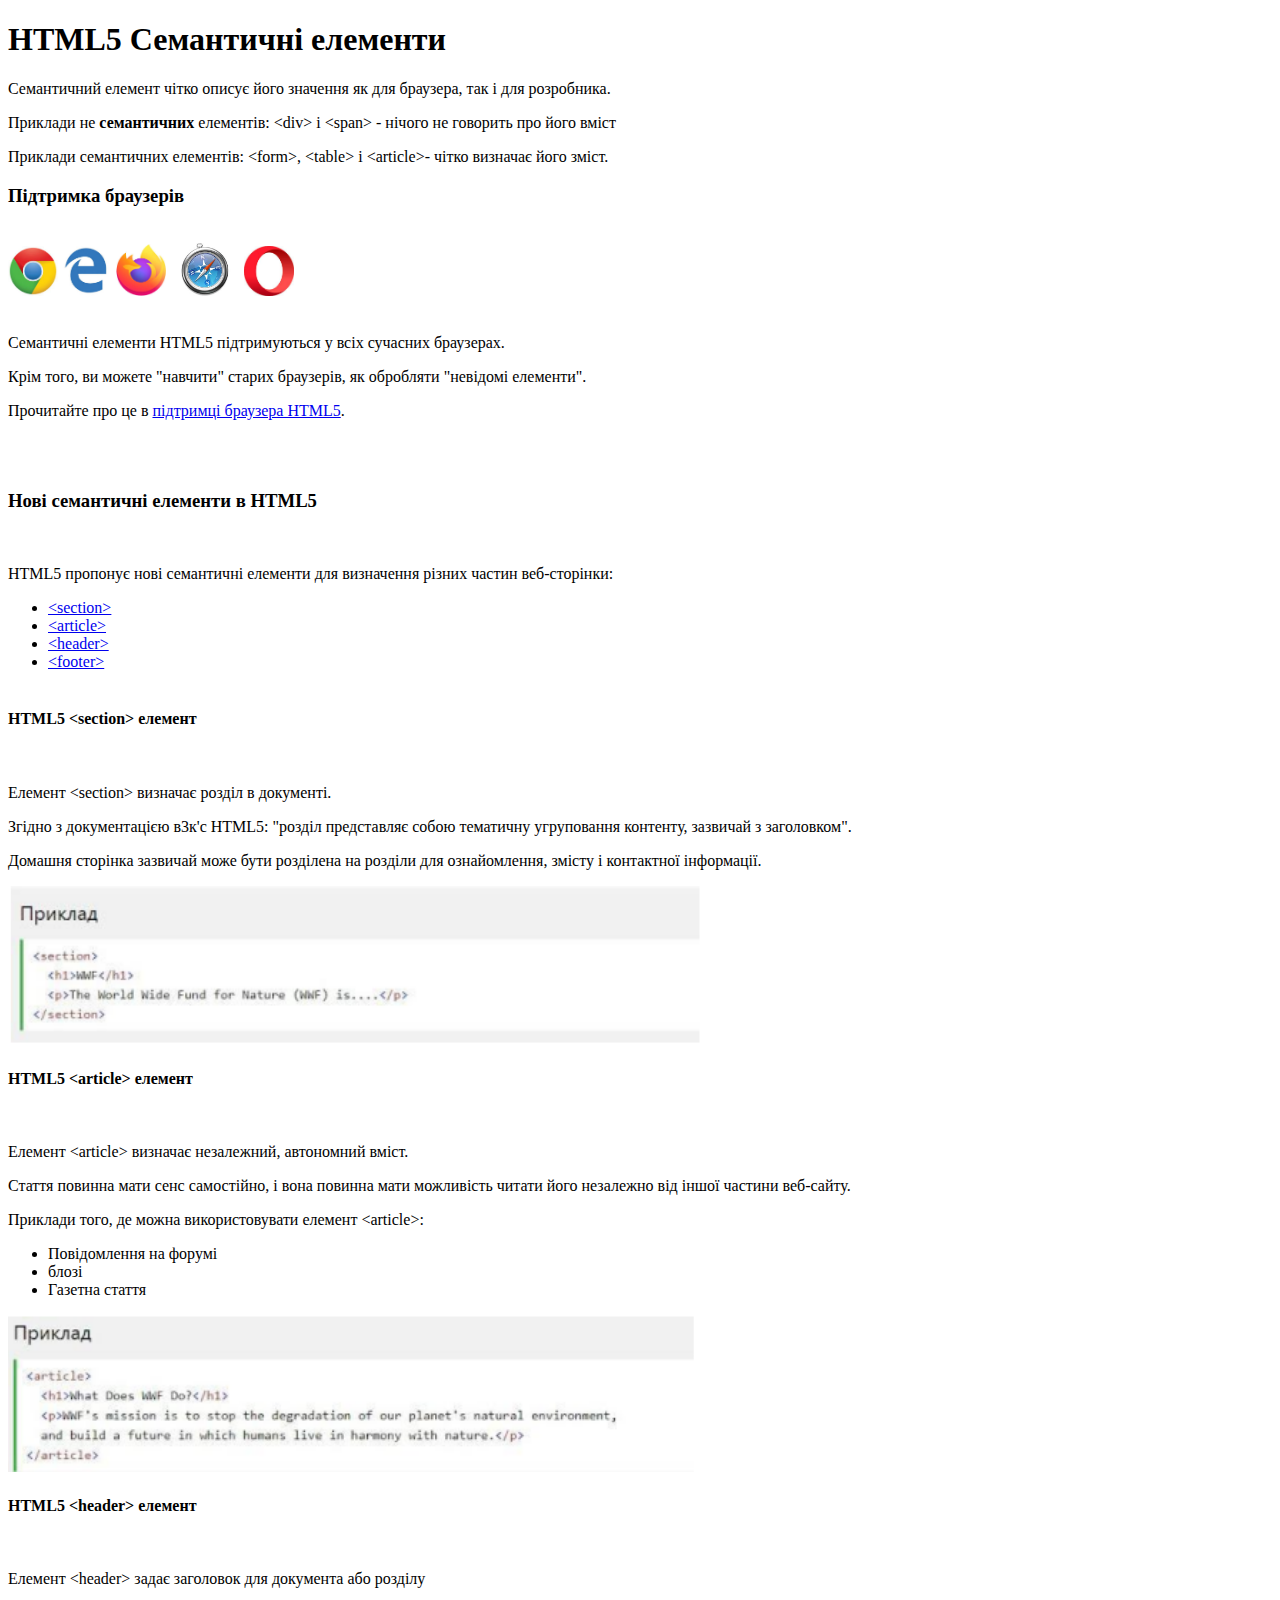
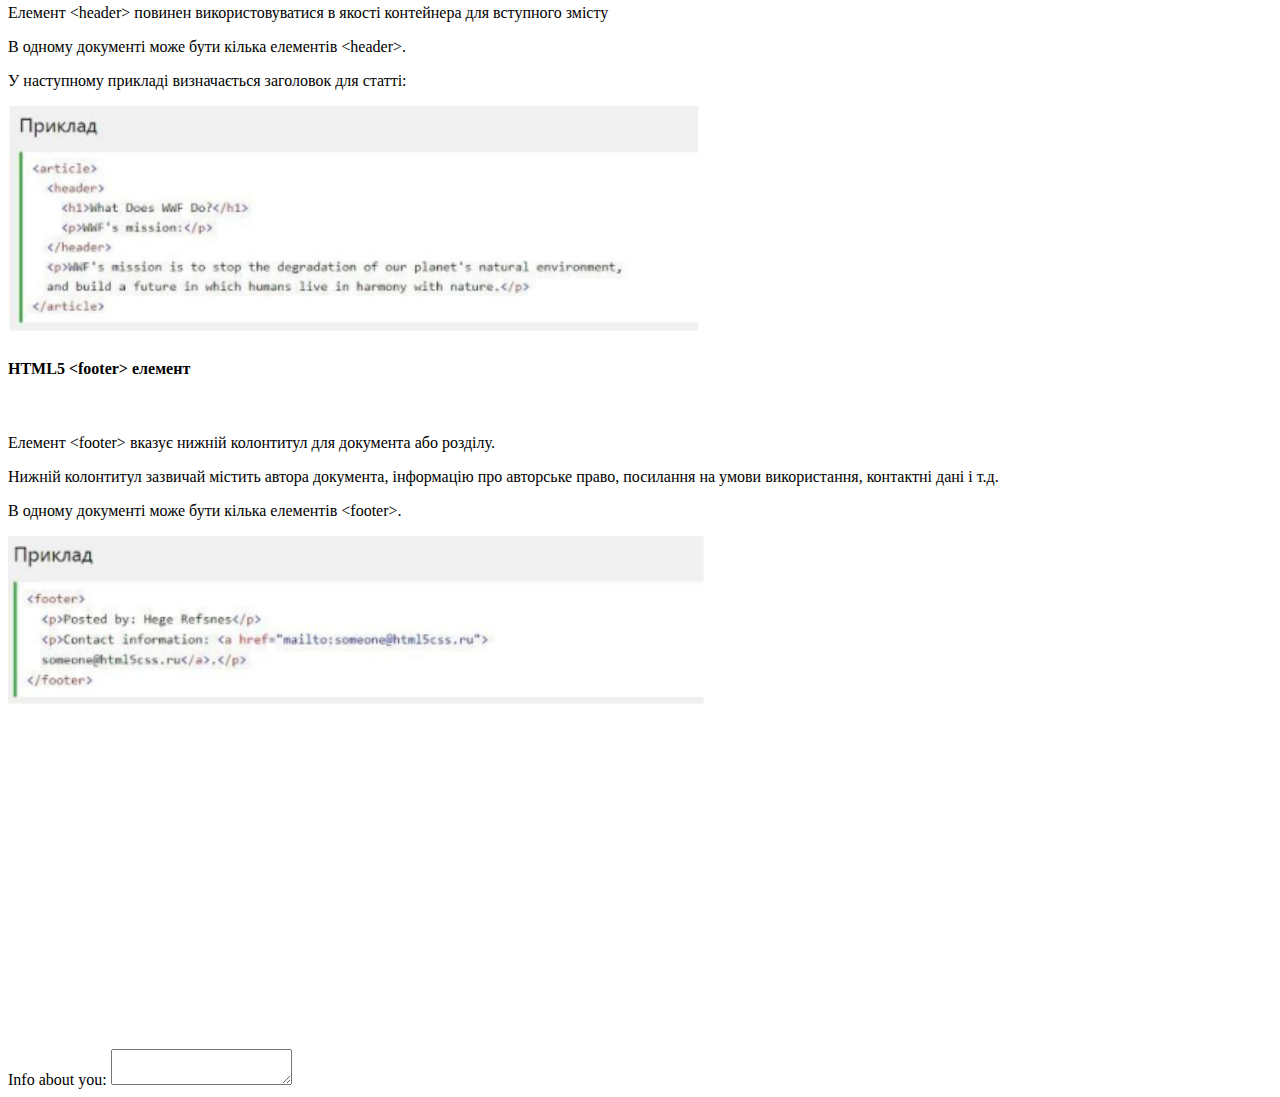
<file: index.html>
<!DOCTYPE html>
<html lang="ukr">
  <head>
    <meta charset="UTF-8" />
    <meta http-equiv="X-UA-Compatible" content="IE=edge" />
    <meta name="viewport" content="width=device-width, initial-scale=1.0" />
    <title>html</title>
  </head>
  <body>
    <header>
      <h1>HTML5 Семантичні елементи</h1>
    </header>
    <main>
      <div>
        <p>
          Семантичний елемент чітко описує його значення як для браузера, так і
          для розробника.
        </p>
        <p>
          Приклади не <b>семантичних</b> елементів: &ltdiv&gt і &ltspan&gt -
          нічого не говорить про його вміст
        </p>
        <p>
          Приклади семантичних елементів: &ltform&gt, &lttable&gt і
          &ltarticle&gt- чітко визначає його зміст.
        </p>
      </div>
      <div>
        <h3>Підтримка браузерів</h3>
        <br />
        <img src="assets/chrom.png" alt="chrome.logo" width="50" />
        <img src="assets/expl.png" alt="explorer.logo" width="50" />
        <img src="assets/mozil.jpg" alt="mozilla.logo" width="50" />
        <img src="assets/safari.jpg" alt="safari.logo" width="70" />
        <img src="assets/opera.jpg" alt="opera.logo" width="50" /><br /><br />
        <p>
          Семантичні елементи HTML5 підтримуються у всіх сучасних браузерах.
        </p>
        <p>
          Крім того, ви можете "навчити" старих браузерів, як обробляти
          "невідомі елементи".
        </p>
        <p>
          Прочитайте про це в
          <a href="https://www.w3schools.com">підтримці браузера HTML5</a>.
        </p>
        <br /><br />
      </div>
      <div>
        <h3>Нові семантичні елементи в HTML5</h3>
        <br />
        <p>
          HTML5 пропонує нові семантичні елементи для визначення різних частин
          веб-сторінки:
        </p>
        <ul>
          <li><a href="# section">&ltsection&gt</a></li>
          <li><a href="#article">&ltarticle&gt</a></li>
          <li><a href="#header">&ltheader&gt</a></li>
          <li><a href="#footer">&ltfooter&gt</a></li>
          <br />
        </ul>
      </div>
      <div>
        <h4><a id="section"></a>HTML5 &ltsection&gt елемент</h4>
        <br />
        <p>Елемент &ltsection&gt визначає розділ в документі.</p>
        <p>
          Згідно з документацією в3к'с HTML5: "розділ представляє собою
          тематичну угруповання контенту, зазвичай з заголовком".
        </p>
        <p>
          Домашня сторінка зазвичай може бути розділена на розділи для
          ознайомлення, змісту і контактної інформації.
        </p>
        <img src="assets/fig_sect.png" alt="Приклад1" width="700" /><br />
      </div>
      <div>
        <h4><a id="article"></a>HTML5 &ltarticle&gt елемент</h4>
        <br />
        <p>Елемент &ltarticle&gt визначає незалежний, автономний вміст.</p>
        <p>
          Стаття повинна мати сенс самостійно, і вона повинна мати можливість
          читати його незалежно від іншої частини веб-сайту.
        </p>
        <p>Приклади того, де можна використовувати елемент &ltarticle&gt:</p>
        <ul>
          <li>Повідомлення на форумі</li>
          <li>блозі</li>
          <li>Газетна стаття</li>
        </ul>
        <img src="assets/fig_article.png" alt="Приклад2" width="700" /><br />
      </div>
      <div>
        <h4><a id="header"></a>HTML5 &ltheader&gt елемент</h4>
        <br />
        <p>Елемент &ltheader&gt задає заголовок для документа або розділу</p>
        <p>
          Елемент &ltheader&gt повинен використовуватися в якості контейнера для
          вступного змісту
        </p>
        <p>В одному документі може бути кілька елементів &ltheader&gt.</p>
        <p>У наступному прикладі визначається заголовок для статті:</p>
      </div>
      <img src="assets/fig_header.png" alt="Приклад3" width="700" /><br />
      <div>
        <h4><a id="footer"></a>HTML5 &ltfooter&gt елемент</h4>
        <br />
        <p>
          Елемент &ltfooter&gt вказує нижній колонтитул для документа або
          розділу.
        </p>
        <p>
          Нижній колонтитул зазвичай містить автора документа, інформацію про
          авторське право, посилання на умови використання, контактні дані і
          т.д.
        </p>
        <p>В одному документі може бути кілька елементів &ltfooter&gt.</p>
        <img
          src="assets/fig_footer.png"
          alt="Приклад3"
          width="700"
        /><br /><br />
      </div>
      <div>
        <iframe
          width="560"
          height="315"
          src="https://www.youtube.com/embed/dEBVe8Ij7JU"
          title="YouTube video player"
          frameborder="0"
          allow="accelerometer; autoplay; clipboard-write; encrypted-media; gyroscope; picture-in-picture"
          allowfullscreen
        ></iframe>
      </div>
      <div>
        <label for="textarea">Info about you:</label>
        <textarea id="textarea"> </textarea><br />
      </div>
    </main>
    <footer></footer>
  </body>
</html>
</file>
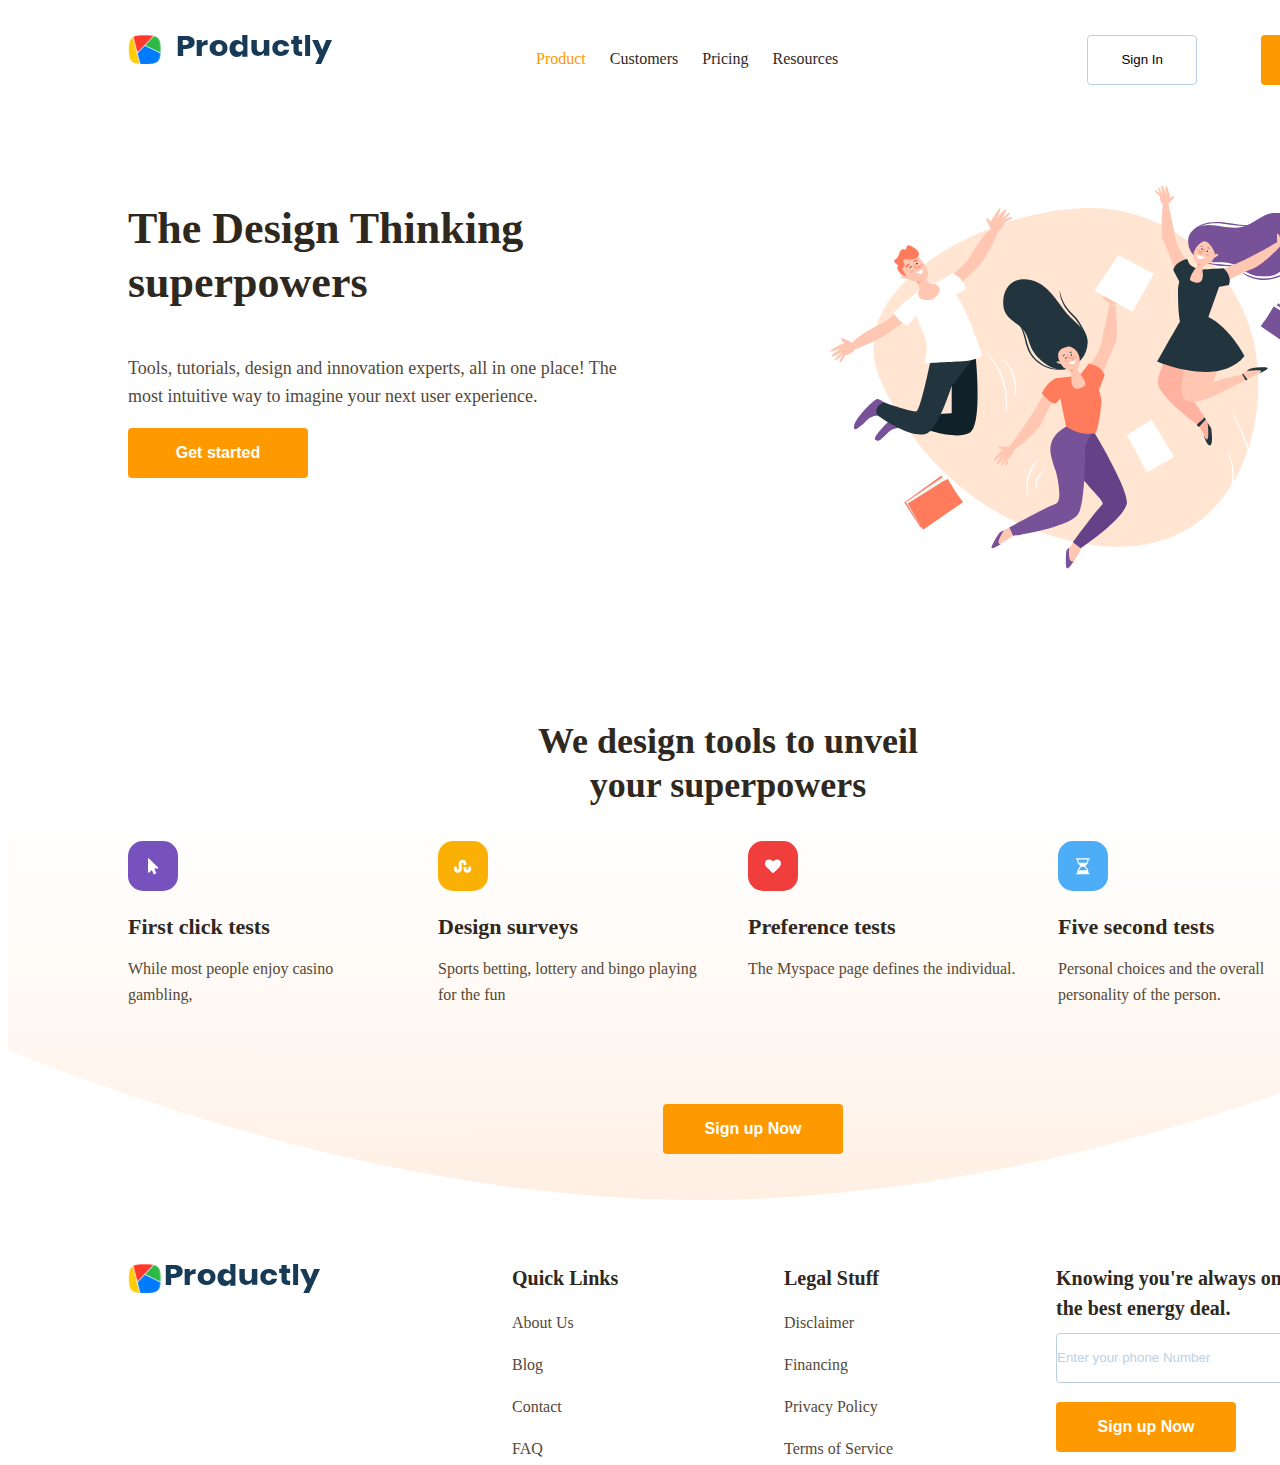
<file: css block model/index.html>
<!DOCTYPE html>
<html lang="en">
  <head>
    <meta charset="UTF-8" />
    <meta http-equiv="X-UA-Compatible" content="IE=edge" />
    <meta name="viewport" content="width=device-width, initial-scale=1.0" />
    <title>Productly</title>
    <link rel="stylesheet" type="text/css" href="style.css" />
  </head>
  <body>
    <div class="conteiner">
      <div class="header">
        <div class="logo">
          <img src="assets/images/Bitmap.svg" />
          <img src="assets/images/Productly.svg" />
        </div>

        <div class="nav">
          <a href="#" class="active">Product</a>
          <a href="#">Customers</a>
          <a href="#">Pricing</a>
          <a href="#">Resources</a>
        </div>
        <div class="btns">
          <input type="button" value="Sign In" />
          <input type="button" value="Sign Up" />
        </div>
      </div>
      <div class="first__screen">
        <div class="left__side">
          <p>The Design Thinking superpowers</p>
          <p>
            Tools, tutorials, design and innovation experts, all in one place!
            The most intuitive way to imagine your next user experience.
          </p>
          <input type="button" class="get__started" value="Get started" />
        </div>
        <div class="image">
          <img src="assets/images/Image.svg" />
        </div>
      </div>
      <div class="features">
        <div class="features__text">
          <p>
            We design tools to unveil<br />
            your superpowers
          </p>
        </div>
        <div class="cards">
          <div class="card">
            <div class="card__icon">
              <img src="assets/images/icon_cursor.svg" />
            </div>
            <div class="card__text">
              <p>First click tests</p>
            </div>
            <div class="card__smalltext">
              <p>While most people enjoy casino gambling,</p>
            </div>
          </div>
          <div class="card">
            <div class="card__icon">
              <img src="assets/images/icon_surveys.svg" />
            </div>
            <div class="card__text">
              <p>Design surveys</p>
            </div>
            <div class="card__smalltext">
              <p>Sports betting, lottery and bingo playing for the fun</p>
            </div>
          </div>

          <div class="card">
            <div class="card__icon">
              <img src="assets/images/icon_preferences.svg" />
            </div>
            <div class="card__text">
              <p>Preference tests</p>
            </div>
            <div class="card__smalltext">
              <p>The Myspace page defines the individual.</p>
            </div>
          </div>
          <div class="card">
            <div class="card__icon">
              <img src="assets/images/icon_seconds.svg" />
            </div>
            <div class="card__text">
              <p>Five second tests</p>
            </div>
            <div class="card__smalltext">
              <p>Personal choices and the overall personality of the person.</p>
            </div>
          </div>
          <div>
            <input type="button" class="get__started" value="Sign up Now" />
          </div>
        </div>
      </div>
      <div class="footer">
        <div class="footer__logo">
          <img src="assets/images/Bitmap.svg" />
          <img src="assets/images/Productly.svg" />
        </div>
        <div class="footer-info">
          <p class="footer__menu">Quick Links</p>
          <p class="footer__items">About Us</p>
          <p class="footer__items">Blog</p>
          <p class="footer__items">Contact</p>
          <p class="footer__items">FAQ</p>
        </div>
        <div class="footer-info">
          <p class="footer__menu">Legal Stuff</p>
          <p class="footer__items">Disclaimer</p>
          <p class="footer__items">Financing</p>
          <p class="footer__items">Privacy Policy</p>
          <p class="footer__items">Terms of Service</p>
        </div>
        <div class="footer-form">
          <p class="footer__menu">
            Knowing you're always on<br />
            the best energy deal.
          </p>
          <div>
            <input
              type="text"
              class="footer__input"
              value="Enter your phone Number"
            />
          </div>
          <div>
            <input type="button" class="get__started" value="Sign up Now" />
          </div>
        </div>
      </div>
    </div>
  </body>
</html>
</file>
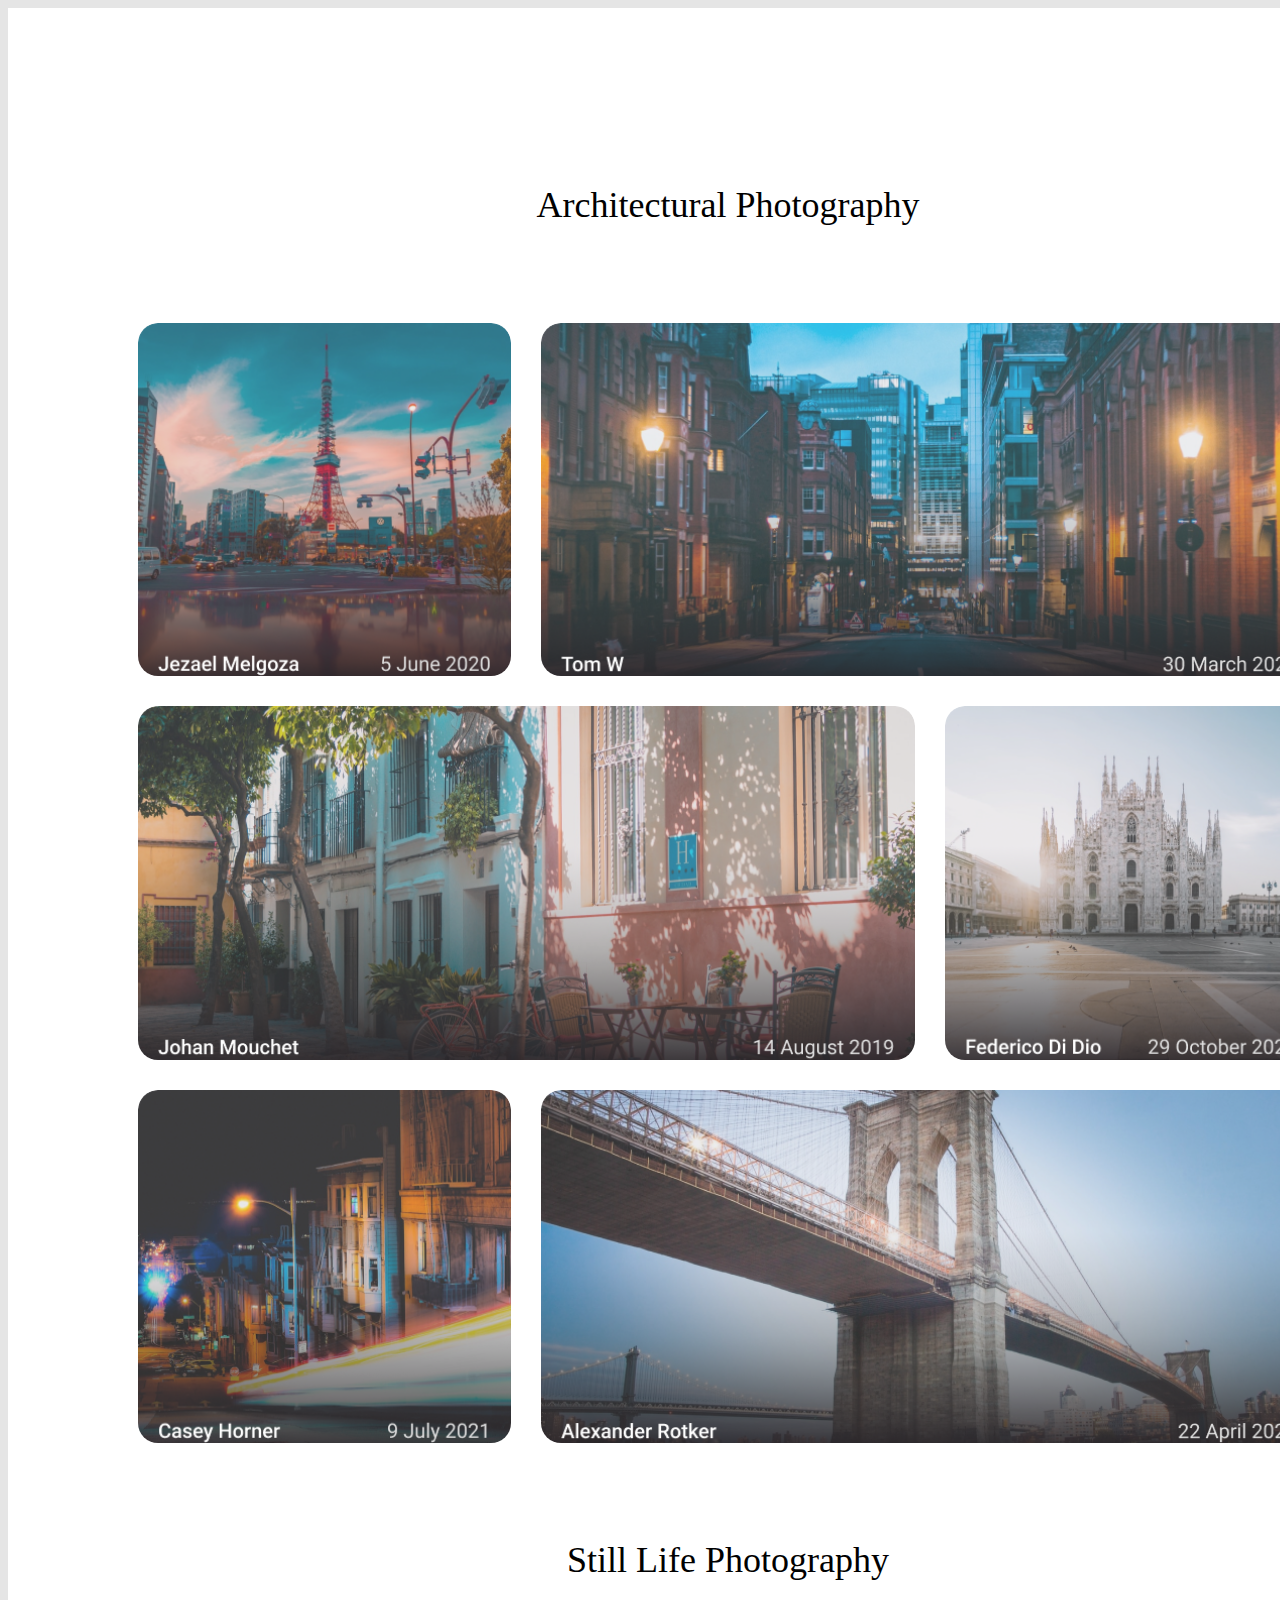
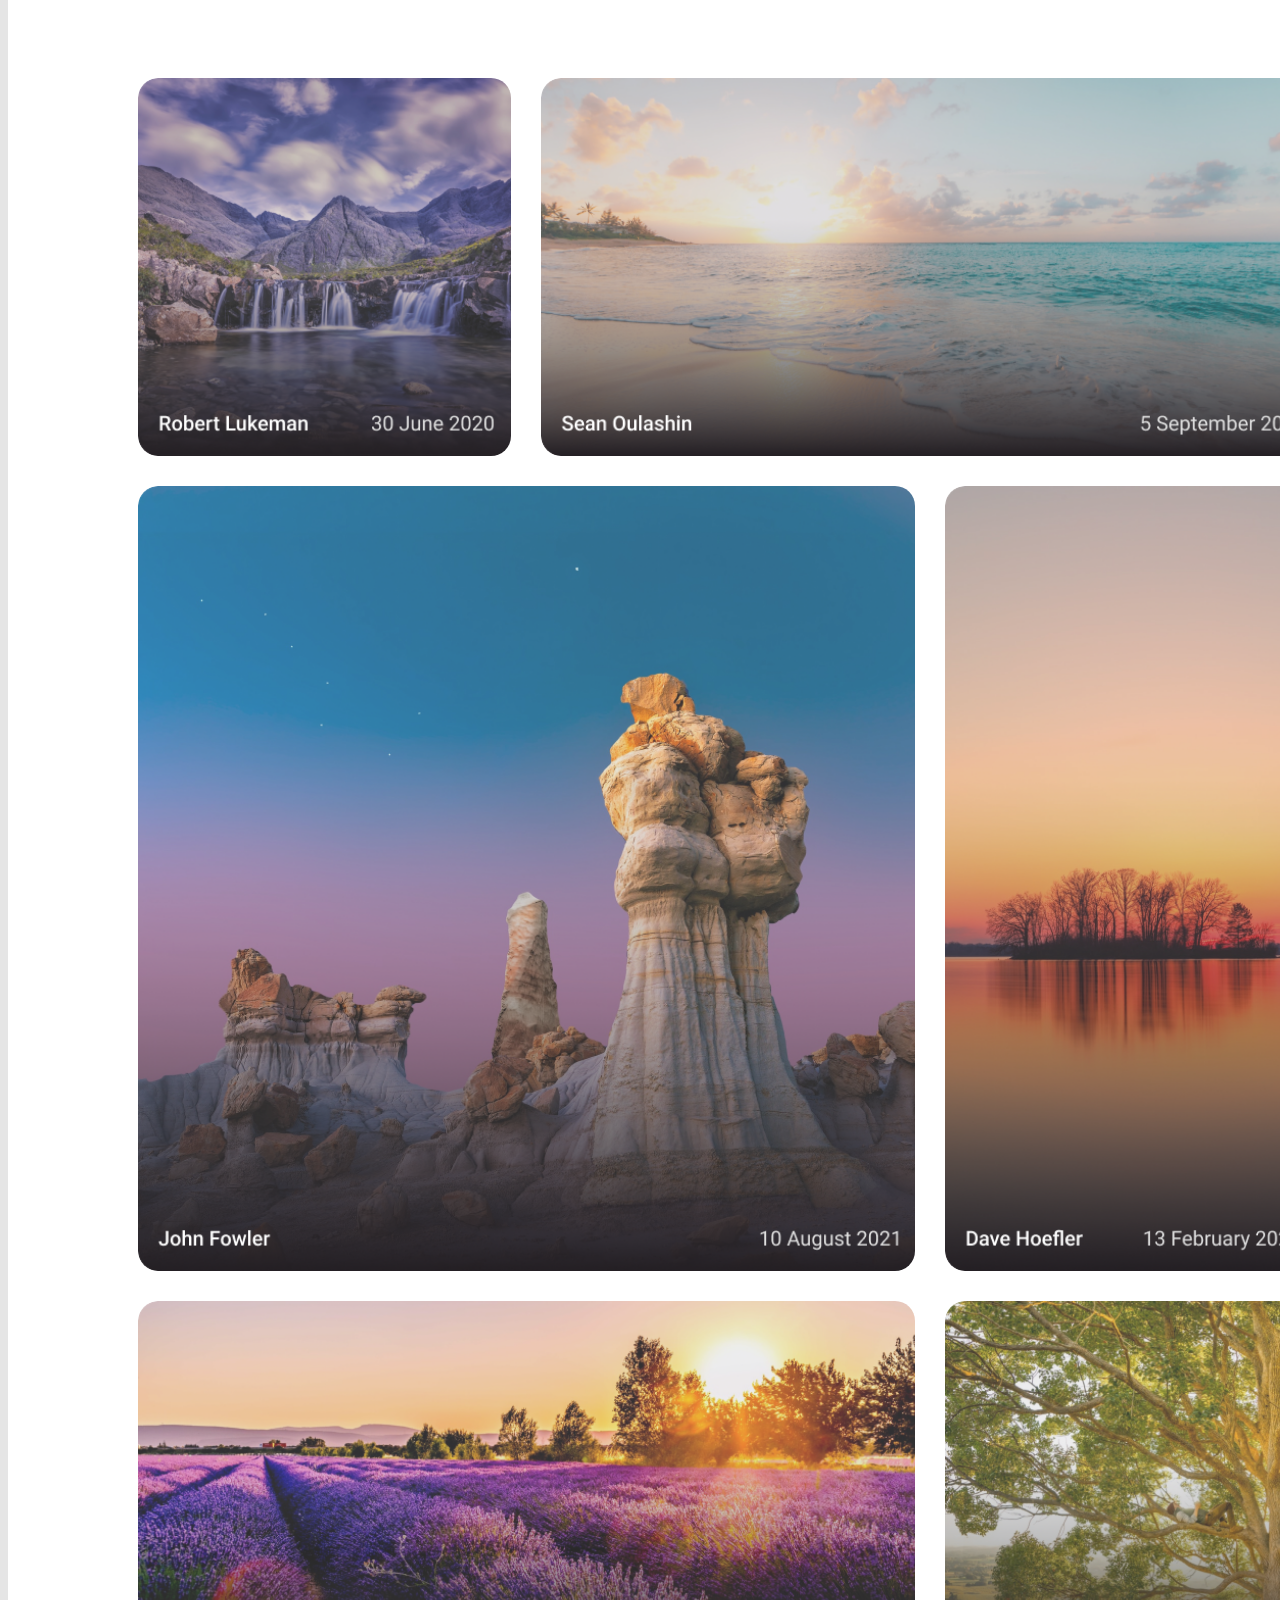
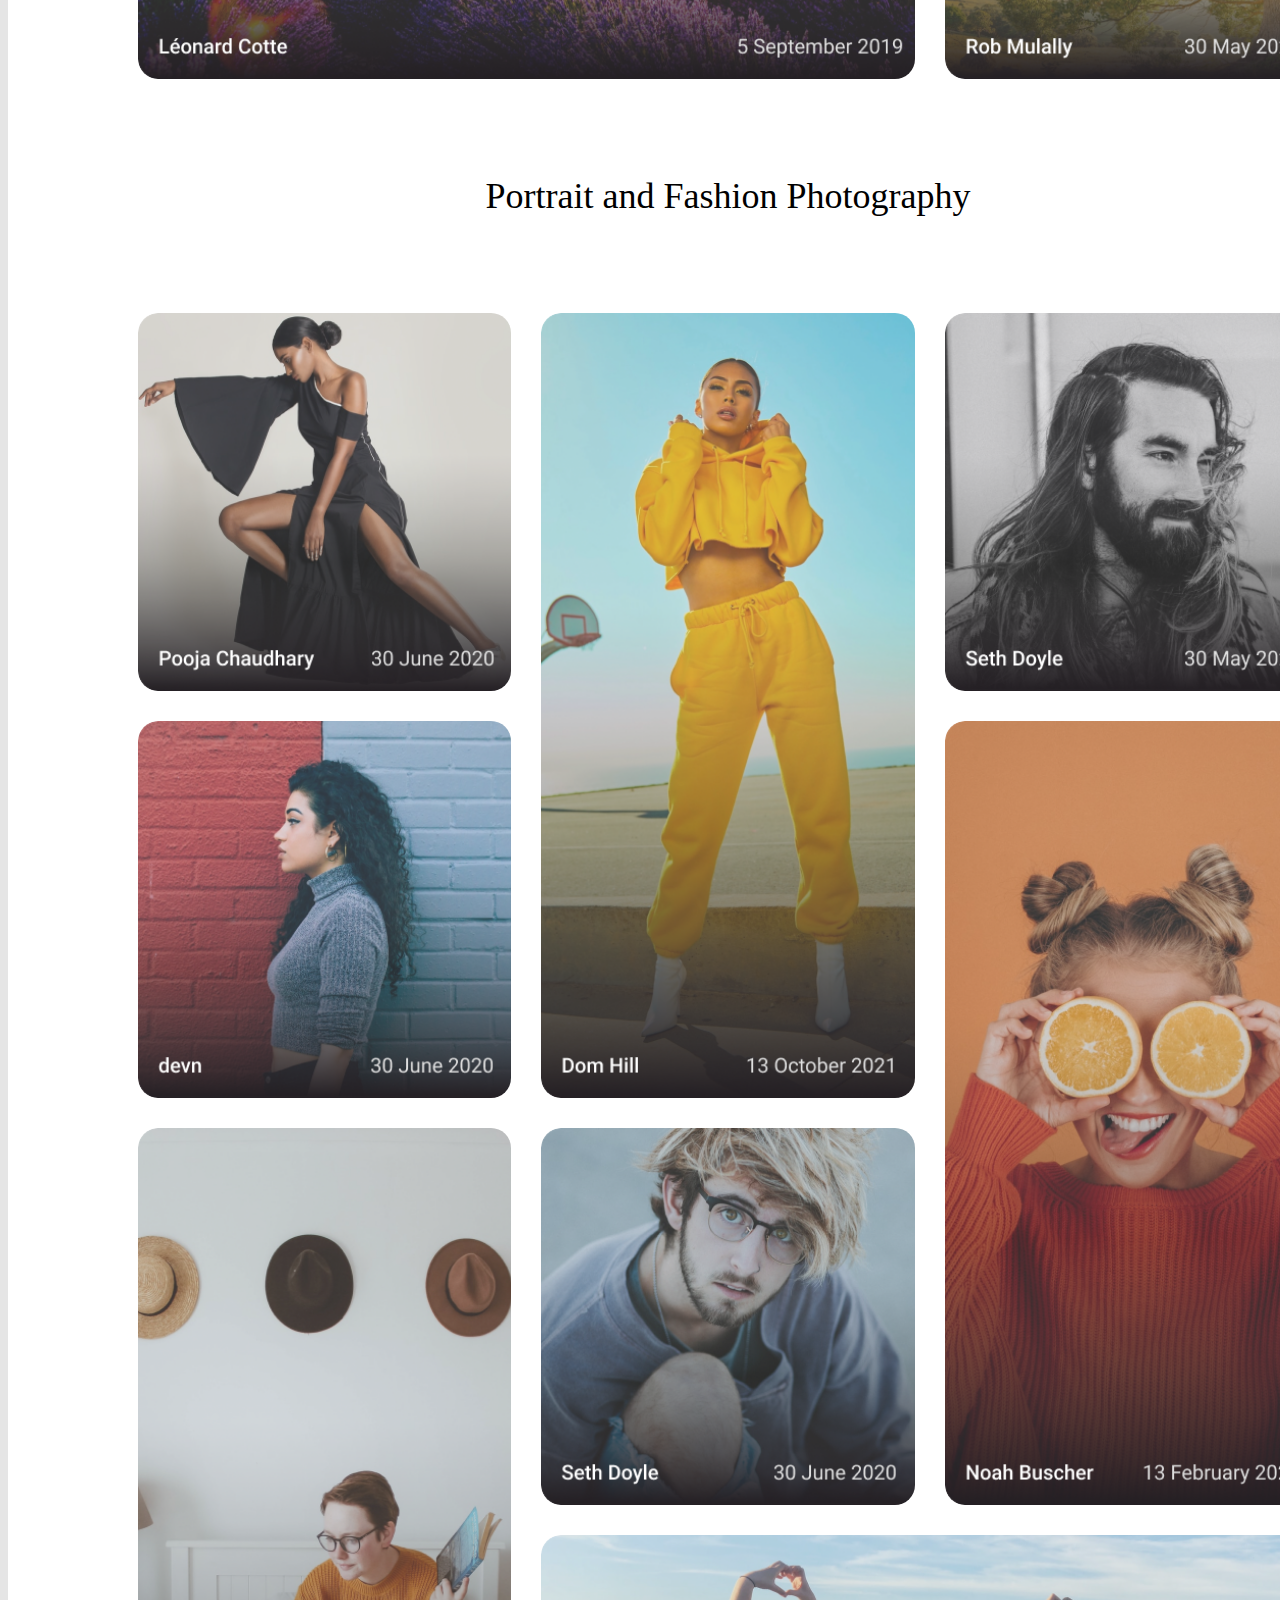
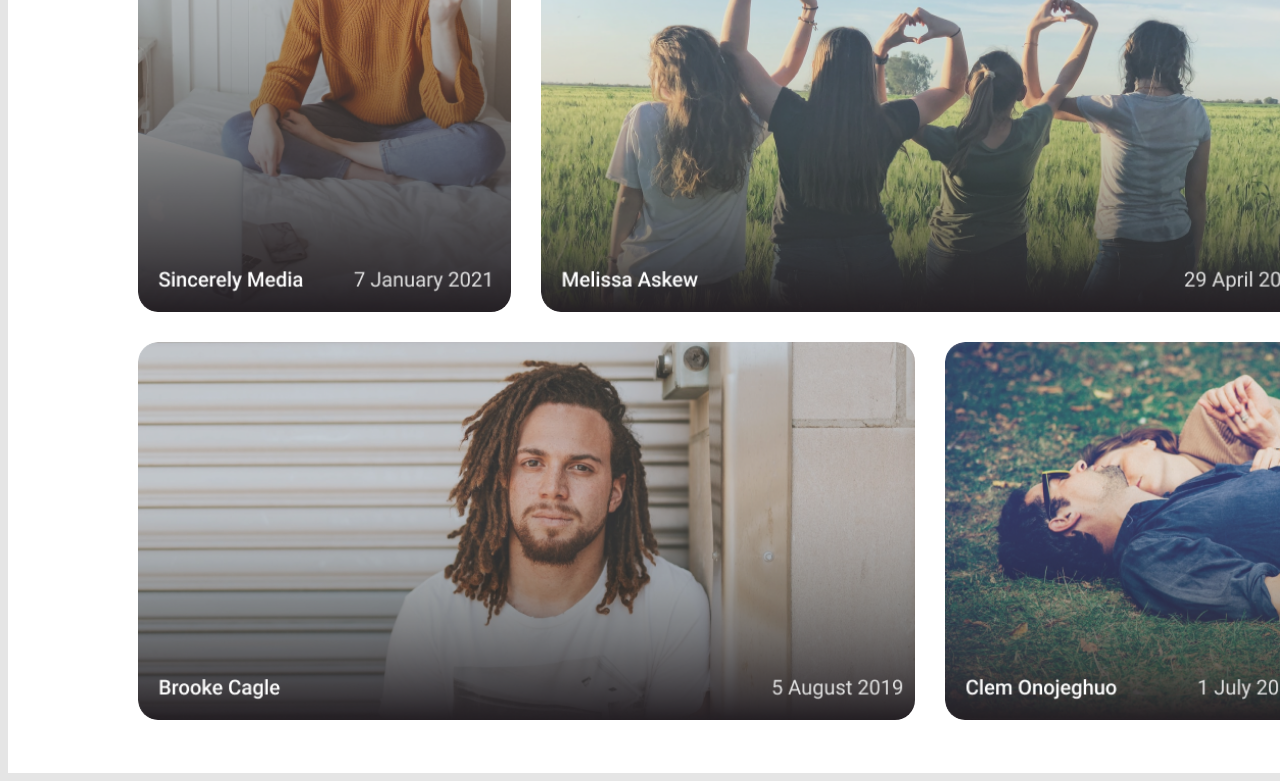
<file: css-grid/index.html>
<!DOCTYPE html>
<html lang="en">
  <head>
    <meta charset="UTF-8" />
    <meta http-equiv="X-UA-Compatible" content="IE=edge" />
    <meta name="viewport" content="width=device-width, initial-scale=1.0" />
    <title>Photography</title>
    <link rel="stylesheet" type="text/css" href="style.css" />
  </head>
  <body>
    <div class="conteiner">
      <div class="gallery-name">
        <p>Architectural Photography</p>
      </div>
      <div class="architect">
        <div class="architect__one colour-shift">
          <button class="heart" type="submit">
            <img src="assets/heart.svg" />
          </button>
          <button class="download" type="submit">
            <img src="assets/Vector.svg" />
          </button>
        </div>
        <div class="architect__two colour-shift">
          <button class="heart" type="submit">
            <img src="assets/heart.svg" />
          </button>
          <button class="download" type="submit">
            <img src="assets/Vector.svg" />
          </button>
        </div>
        <div class="architect__three colour-shift">
          <button class="heart" type="submit">
            <img src="assets/heart.svg" />
          </button>
          <button class="download" type="submit">
            <img src="assets/Vector.svg" />
          </button>
        </div>
        <div class="architect__four colour-shift">
          <button class="heart" type="submit">
            <img src="assets/heart.svg" />
          </button>
          <button class="download" type="submit">
            <img src="assets/Vector.svg" />
          </button>
        </div>
        <div class="architect__five colour-shift">
          <button class="heart" type="submit">
            <img src="assets/heart.svg" />
          </button>
          <button class="download" type="submit">
            <img src="assets/Vector.svg" />
          </button>
        </div>
        <div class="architect__six colour-shift">
          <button class="heart" type="submit">
            <img src="assets/heart.svg" />
          </button>
          <button class="download" type="submit">
            <img src="assets/Vector.svg" />
          </button>
        </div>
      </div>
      <div class="gallery-name">
        <p>Still Life Photography</p>
      </div>
      <div class="stil-life">
        <div class="stil-life__one colour-shift">
          <button class="heart" type="submit">
            <img src="assets/heart.svg" />
          </button>
          <button class="download" type="submit">
            <img src="assets/Vector.svg" />
          </button>
        </div>
        <div class="stil-life__two colour-shift">
          <button class="heart" type="submit">
            <img src="assets/heart.svg" />
          </button>
          <button class="download" type="submit">
            <img src="assets/Vector.svg" />
          </button>
        </div>
        <div class="stil-life__three colour-shift">
          <button class="heart" type="submit">
            <img src="assets/heart.svg" />
          </button>
          <button class="download" type="submit">
            <img src="assets/Vector.svg" />
          </button>
        </div>
        <div class="stil-life__four colour-shift">
          <button class="heart" type="submit">
            <img src="assets/heart.svg" />
          </button>
          <button class="download" type="submit">
            <img src="assets/Vector.svg" />
          </button>
        </div>
        <div class="stil-life__five colour-shift">
          <button class="heart" type="submit">
            <img src="assets/heart.svg" />
          </button>
          <button class="download" type="submit">
            <img src="assets/Vector.svg" />
          </button>
        </div>
        <div class="stil-life__six colour-shift">
          <button class="heart" type="submit">
            <img src="assets/heart.svg" />
          </button>
          <button class="download" type="submit">
            <img src="assets/Vector.svg" />
          </button>
        </div>
      </div>
      <div class="gallery-name">
        <p>Portrait and Fashion Photography</p>
      </div>
      <div class="portrait-feshion">
        <div class="portrait-feshion__one colour-shift">
          <button class="heart" type="submit">
            <img src="assets/heart.svg" />
          </button>
          <button class="download" type="submit">
            <img src="assets/Vector.svg" />
          </button>
        </div>
        <div class="portrait-feshion__two colour-shift">
          <button class="heart" type="submit">
            <img src="assets/heart.svg" />
          </button>
          <button class="download" type="submit">
            <img src="assets/Vector.svg" />
          </button>
        </div>
        <div class="portrait-feshion__three colour-shift">
          <button class="heart" type="submit">
            <img src="assets/heart.svg" />
          </button>
          <button class="download" type="submit">
            <img src="assets/Vector.svg" />
          </button>
        </div>
        <div class="portrait-feshion__four colour-shift">
          <button class="heart" type="submit">
            <img src="assets/heart.svg" />
          </button>
          <button class="download" type="submit">
            <img src="assets/Vector.svg" />
          </button>
        </div>
        <div class="portrait-feshion__five colour-shift">
          <button class="heart" type="submit">
            <img src="assets/heart.svg" />
          </button>
          <button class="download" type="submit">
            <img src="assets/Vector.svg" />
          </button>
        </div>
        <div class="portrait-feshion__six colour-shift">
          <button class="heart" type="submit">
            <img src="assets/heart.svg" />
          </button>
          <button class="download" type="submit">
            <img src="assets/Vector.svg" />
          </button>
        </div>
        <div class="portrait-feshion__seven colour-shift">
          <button class="heart" type="submit">
            <img src="assets/heart.svg" />
          </button>
          <button class="download" type="submit">
            <img src="assets/Vector.svg" />
          </button>
        </div>
        <div class="portrait-feshion__eight colour-shift">
          <button class="heart" type="submit">
            <img src="assets/heart.svg" />
          </button>
          <button class="download" type="submit">
            <img src="assets/Vector.svg" />
          </button>
        </div>
        <div class="portrait-feshion__nine colour-shift">
          <button class="heart" type="submit">
            <img src="assets/heart.svg" />
          </button>
          <button class="download" type="submit">
            <img src="assets/Vector.svg" />
          </button>
        </div>
        <div class="portrait-feshion__ten colour-shift">
          <button class="heart" type="submit">
            <img src="assets/heart.svg" />
          </button>
          <button class="download" type="submit">
            <img src="assets/Vector.svg" />
          </button>
        </div>
      </div>
    </div>
  </body>
</html>
</file>
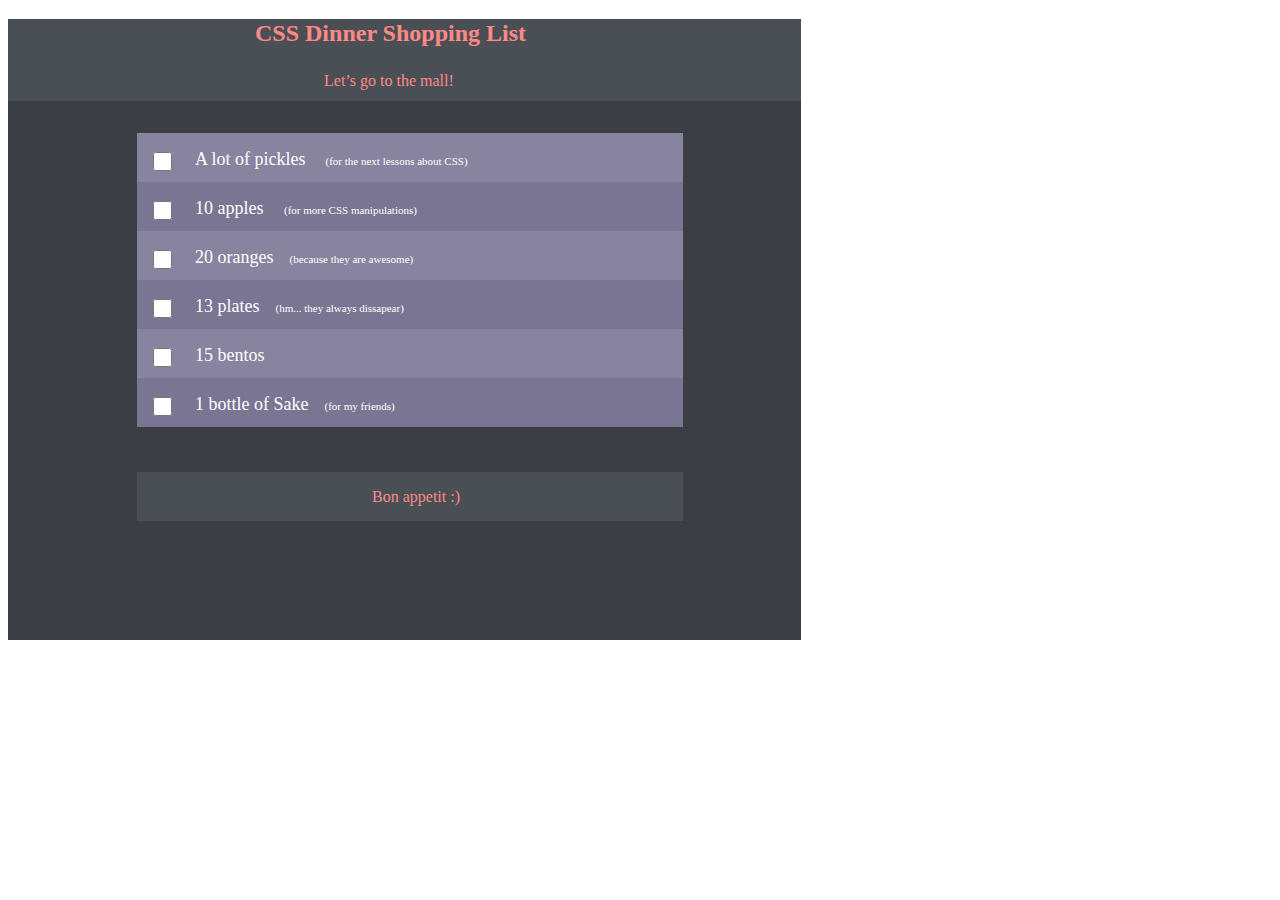
<file: css-selectors/index.html>
<!DOCTYPE html>
<html lang="en">
  <head>
    <meta charset="UTF-8" />
    <meta http-equiv="X-UA-Compatible" content="IE=edge" />
    <meta name="viewport" content="width=device-width, initial-scale=1.0" />
    <meta ="description" content="html lesson" />
    <link rel="stylesheet" type="text/css" href="style.css" />
    <title>Shopping List</title>
  </head>
  <body>
    <header>
      <p>CSS Dinner Shopping List</p>
      <p>Let’s go to the mall!</p>
    </header>
    <div class="container">
      <div class="list">
        <input type="checkbox" name="pickles" id="pickles" />
        <label for="pickles">
          <span class="label__text">A lot of pickles</span>
          <span class="brackets__text">for the next lessons about CSS</span>
        </label>
      </div>
      <div class="list">
        <input type="checkbox" name="apples" id="apples" />
        <label for="apples">
          <span class="label__text">10 apples </span
          ><span class="brackets__text">for more CSS manipulations</span>
        </label>
      </div>
      <div class="list">
        <input type="checkbox" name="oranges" id="oranges" />
        <label for="oranges">
          <span class="label__text">20 oranges</span
          ><span class="brackets__text">because they are awesome</span>
        </label>
      </div>
      <div class="list">
        <input type="checkbox" name="plates" id="plates" />
        <label for="plates">
          <span class="label__text">13 plates</span
          ><span class="brackets__text">hm... they always dissapear</span>
        </label>
      </div>
      <div class="list">
        <input type="checkbox" name="bentos" id="bentos" />
        <label for="bentos">
          <span class="label__text">15 bentos</span>
        </label>
      </div>
      <div class="list">
        <input type="checkbox" name="bottle id="bottle"/>
        <label for="bottle">
          <span class="label__text">1 bottle of Sake</span
          ><span class="brackets__text">for my friends</span>
        </label>
      </div>

      <div class="last">Bon appetit :)</div>
    </div>
  </body>
</html>
</file>
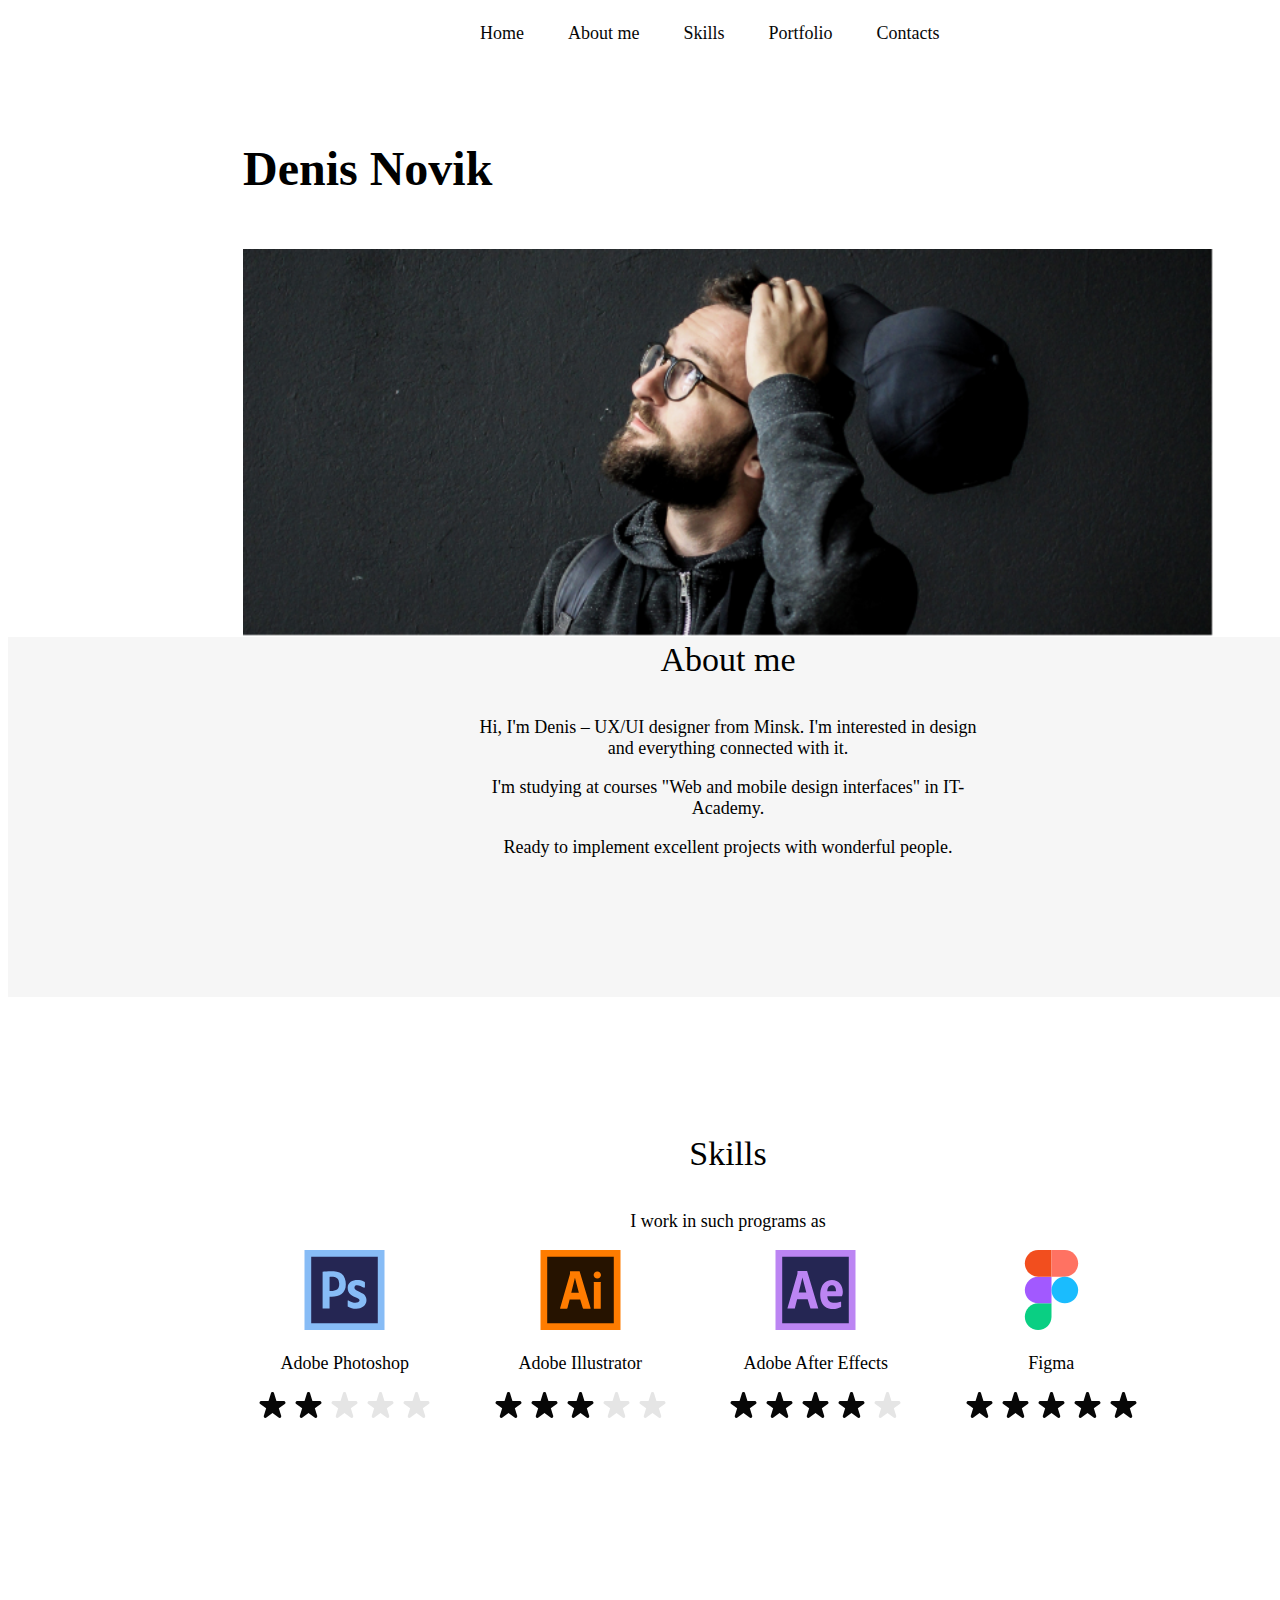
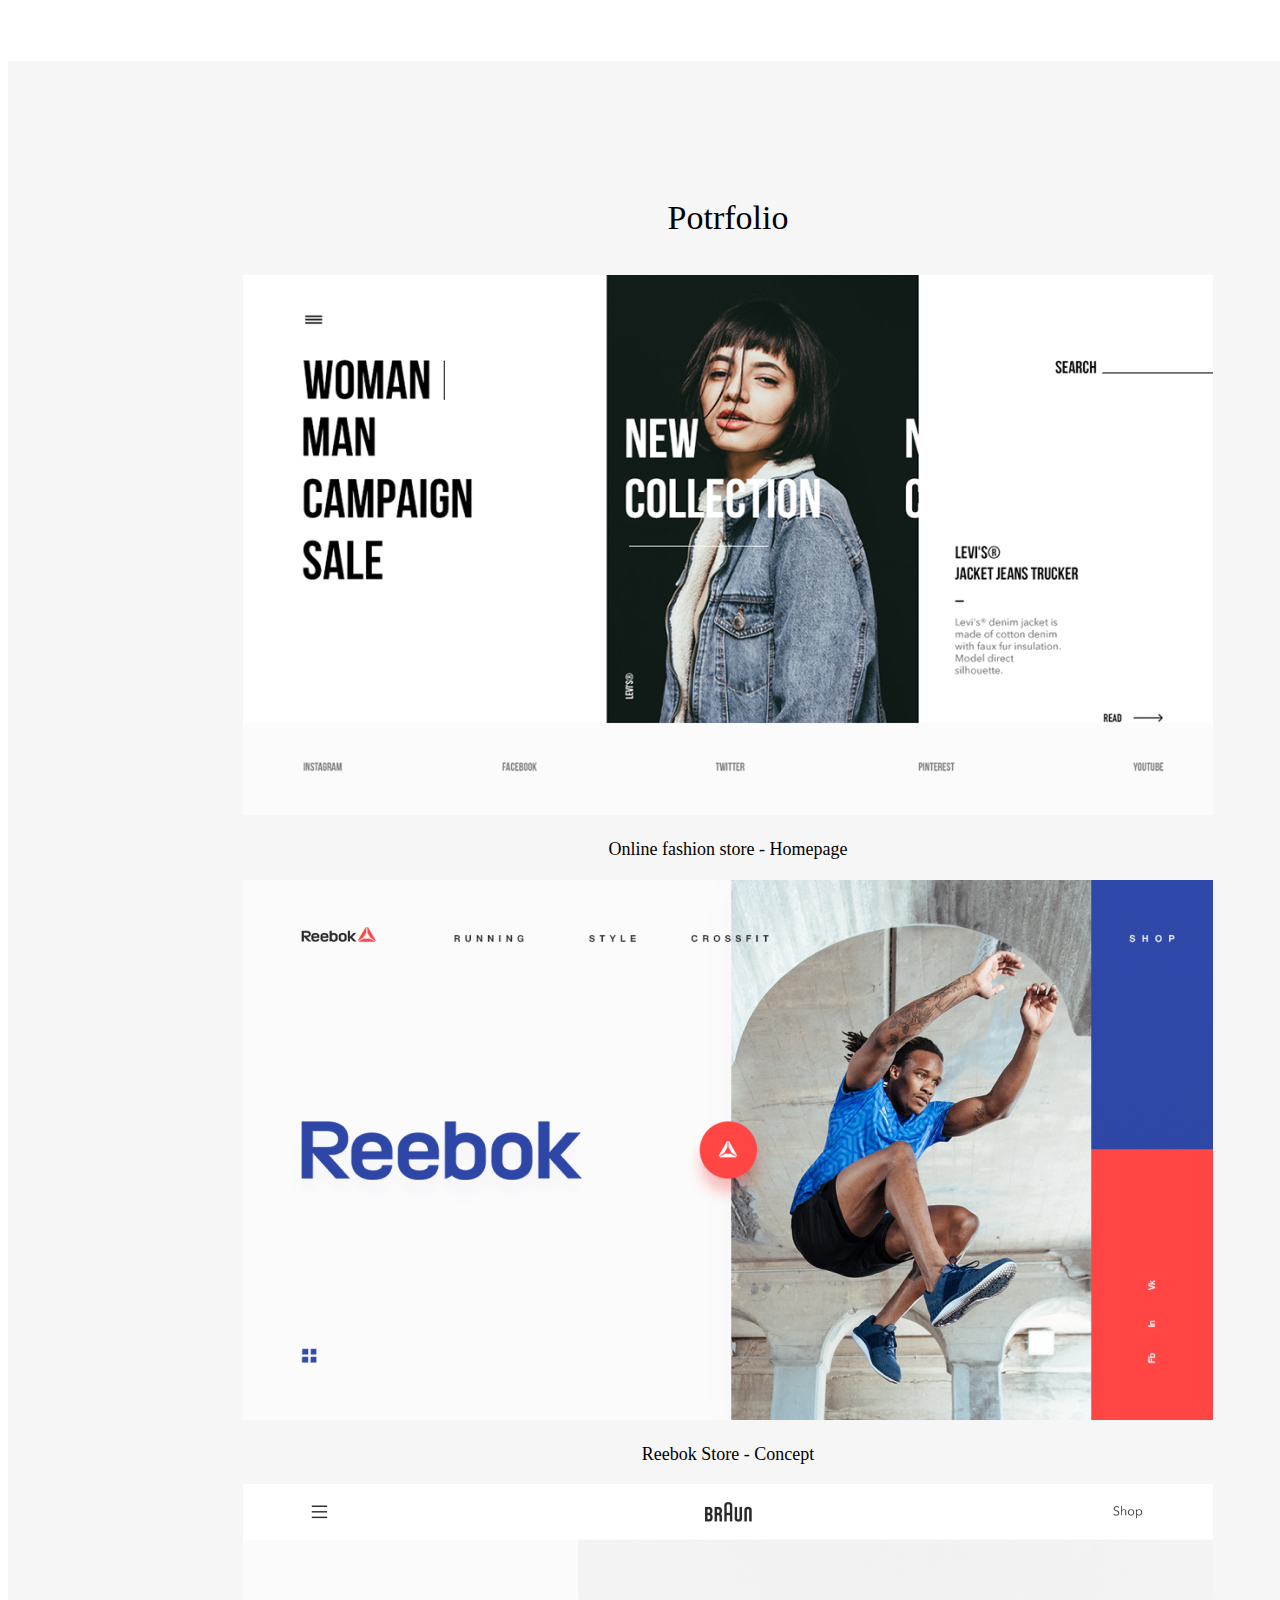
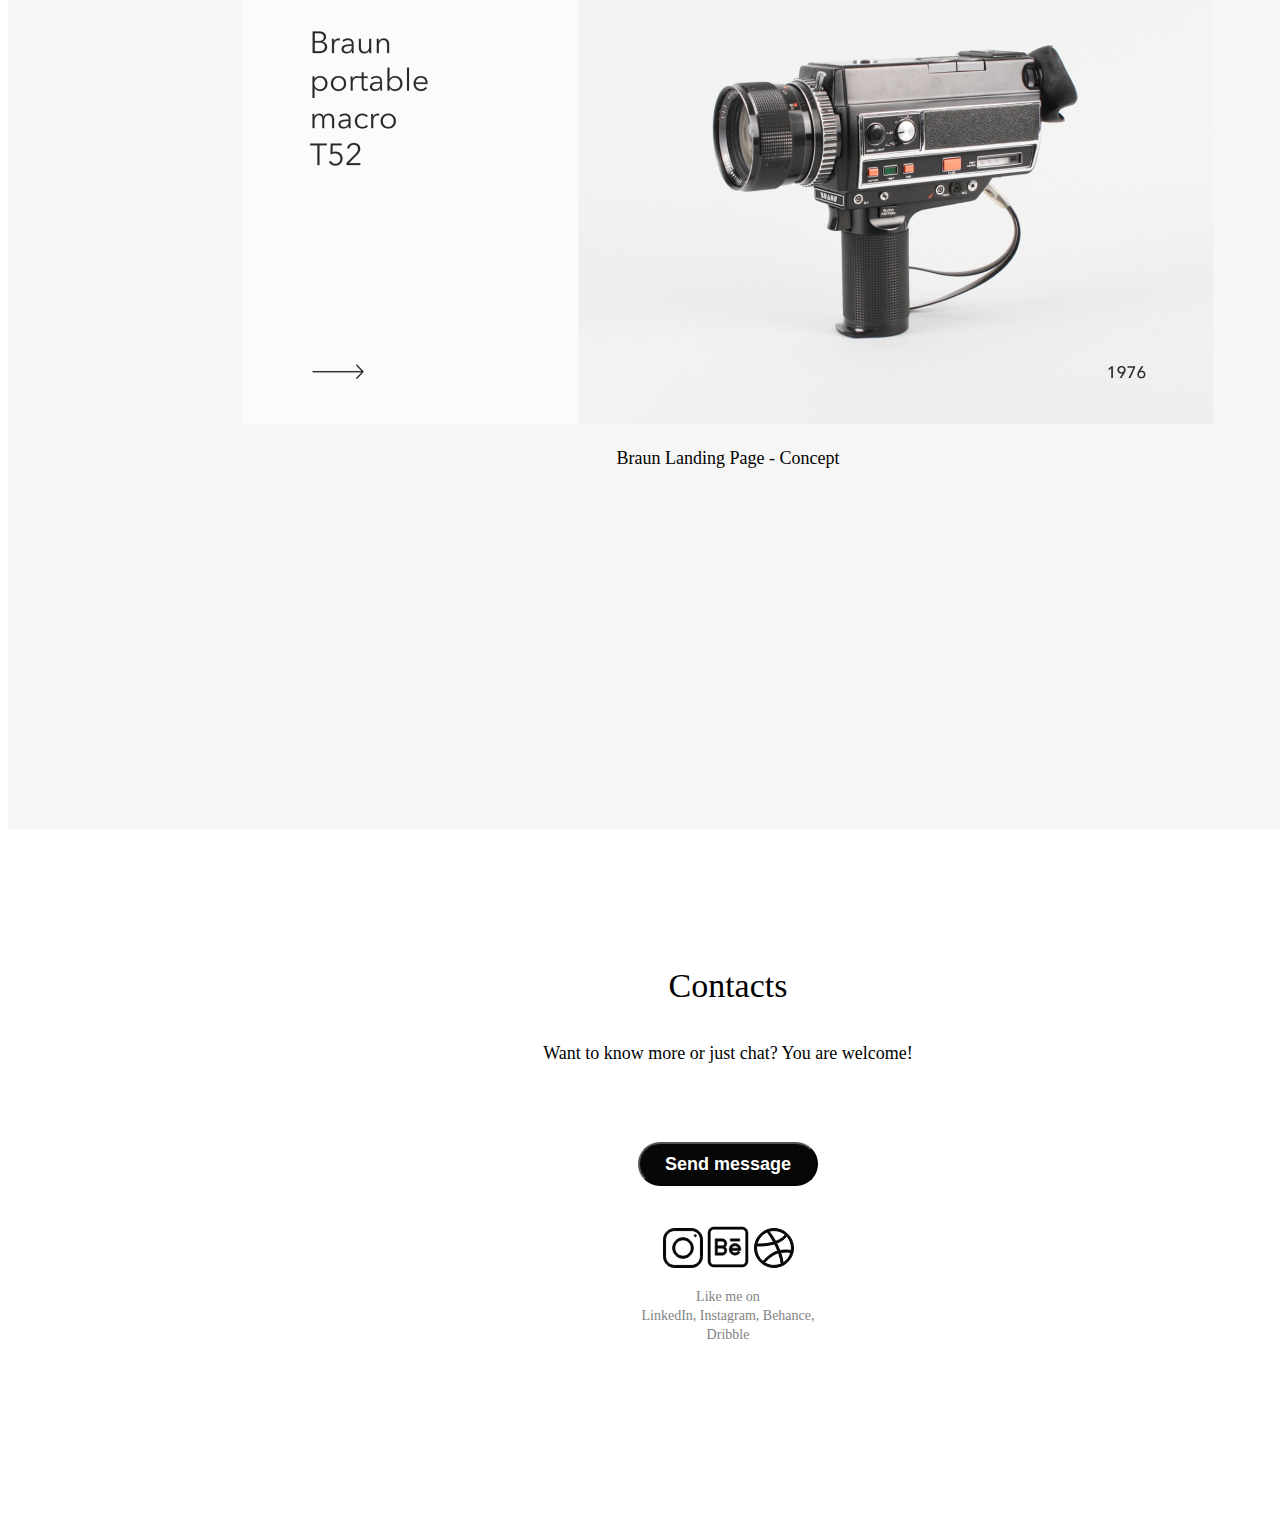
<file: denis.html>
<!DOCTYPE html>
<html lang="en">
  <head>
    <meta charset="UTF-8" />
    <meta http-equiv="X-UA-Compatible" content="IE=edge" />
    <meta name="viewport" content="width=device-width, initial-scale=1.0" />
    <title>Denis Novic</title>
    <link rel="stylesheet" type="text/css" href="styles/denis.css" />
  </head>
  <body>
    <header class="navconteiner">
      <nav>
        <a href="#top" class="menu">Home</a>
        <a href="#about" class="menu">About me</a>
        <a href="#skills" class="menu">Skills</a>
        <a href="#port" class="menu">Portfolio</a>
        <a href="#contacts">Contacts</a>
      </nav>
    </header>
    <section class="firstsection">
      <header>
        <p><strong>Denis Novik</strong></p>
      </header>

      <img src="assets/images_denis/denis_photo.jpg"alt=:photo of Denis"
      class="denisphoto">
    </section>
    <section class="secondsection">
      <p class="about">About me</p>
      <p>
        Hi, I'm Denis – UX/UI designer from Minsk. I'm interested in design and
        everything connected with it.
      </p>
      <p>
        I'm studying at courses "Web and mobile design interfaces" in
        IT-Academy.
      </p>
      <p>Ready to implement excellent projects with wonderful people.</p>
    </section>
    <section class="thirdsection">
      <header>
        <p id="skills" class="about">Skills</p>
      </header>
      <p>I work in such programs as</p>
      <div class="ps">
        <svg
          width="81"
          height="80"
          viewBox="0 0 81 80"
          fill="none"
          xmlns="http://www.w3.org/2000/svg"
        >
          <path d="M80.5 0H0.5V80H80.5V0Z" fill="#87BCF6" />
          <path
            d="M73.7955 6.7041H7.20468V73.2953H73.7955V6.7041Z"
            fill="#252653"
          />
          <path
            fill-rule="evenodd"
            clip-rule="evenodd"
            d="M59.8125 31.4519C53.8885 28.4456 43.6895 29.9019 43.6895 37.7454C43.6895 43.5863 47.706 45.8853 52.6168 47.8149C59.5954 50.556 52.8133 55.7364 44.2943 50.3791C44.2943 50.3791 43.9893 50.2283 43.8394 50.3791C43.6895 50.53 43.6895 50.6808 43.6895 50.8368C43.6895 50.9877 43.6895 56.4646 43.6895 56.4646C46.667 57.9989 48.8898 58.7791 52.3274 58.7427C63.4155 58.6283 65.0128 47.945 59.1146 43.836C58.0446 43.087 55.1808 41.5943 54.2762 41.2458C49.5876 39.4462 49.9857 36.8872 51.4744 35.5973C53.1183 34.1669 57.6776 36.3306 59.5954 37.5373C60.7585 38.2603 60.9497 37.3605 60.9446 36.5699L60.9291 32.8302C60.9291 31.9408 60.6241 31.868 59.8125 31.4519ZM25.5711 40.7933V27.0933C25.5711 27.0256 25.8089 26.7916 25.8709 26.7916C31.6398 26.4951 34.9223 27.629 35.217 33.8288C35.553 40.9441 29.6238 41.095 25.5711 41.095V40.7933ZM18.6132 21.7672V58.5971H25.5711V46.7279C34.1211 47.3416 41.8337 44.2573 41.8337 34.3126C41.8337 30.3024 40.5931 26.2663 37.6517 23.8269C33.5421 20.4149 23.9376 21.1743 18.6132 21.7672Z"
            fill="#87BCF6"
          />
        </svg>
        <p>Adobe Photoshop</p>
        <svg
          width="171"
          height="26"
          viewBox="0 0 171 26"
          fill="none"
          xmlns="http://www.w3.org/2000/svg"
        >
          <path
            d="M7.41471 25.6211C6.78429 26.1123 6.14017 26.1259 5.48235 25.662C4.82453 25.1982 4.60525 24.5843 4.82452 23.8203L7.16802 16.2485L1.20649 12.0329C0.54867 11.5691 0.350226 10.9551 0.611163 10.1911C0.871003 9.42715 1.39836 9.04516 2.19323 9.04516H9.55263L11.9372 1.18692C12.0743 0.804923 12.287 0.511331 12.5753 0.306144C12.8626 0.102048 13.1707 0 13.4996 0C13.8285 0 14.1366 0.102048 14.4238 0.306144C14.7122 0.511331 14.9249 0.804923 15.0619 1.18692L17.4465 9.04516H24.8059C25.6008 9.04516 26.1287 9.42715 26.3896 10.1911C26.6495 10.9551 26.4505 11.5691 25.7927 12.0329L19.8311 16.2485L22.1746 23.8203C22.3939 24.5843 22.1746 25.1982 21.5168 25.662C20.859 26.1259 20.2149 26.1123 19.5844 25.6211L13.4996 20.9962L7.41471 25.6211Z"
            fill="#070707"
          />
          <path
            d="M43.4147 25.6211C42.7843 26.1123 42.1402 26.1259 41.4823 25.662C40.8245 25.1982 40.6053 24.5843 40.8245 23.8203L43.168 16.2485L37.2065 12.0329C36.5487 11.5691 36.3502 10.9551 36.6112 10.1911C36.871 9.42715 37.3984 9.04516 38.1932 9.04516H45.5526L47.9372 1.18692C48.0743 0.804923 48.287 0.511331 48.5753 0.306144C48.8626 0.102048 49.1707 0 49.4996 0C49.8285 0 50.1366 0.102048 50.4238 0.306144C50.7122 0.511331 50.9249 0.804923 51.0619 1.18692L53.4465 9.04516H60.8059C61.6008 9.04516 62.1287 9.42715 62.3896 10.1911C62.6495 10.9551 62.4505 11.5691 61.7927 12.0329L55.8311 16.2485L58.1746 23.8203C58.3939 24.5843 58.1746 25.1982 57.5168 25.662C56.859 26.1259 56.2149 26.1123 55.5844 25.6211L49.4996 20.9962L43.4147 25.6211Z"
            fill="#070707"
          />
          <path
            d="M79.4147 25.6211C78.7843 26.1123 78.1402 26.1259 77.4823 25.662C76.8245 25.1982 76.6053 24.5843 76.8245 23.8203L79.168 16.2485L73.2065 12.0329C72.5487 11.5691 72.3502 10.9551 72.6112 10.1911C72.871 9.42715 73.3984 9.04516 74.1932 9.04516H81.5526L83.9372 1.18692C84.0743 0.804923 84.287 0.511331 84.5753 0.306144C84.8626 0.102048 85.1707 0 85.4996 0C85.8285 0 86.1366 0.102048 86.4238 0.306144C86.7122 0.511331 86.9249 0.804923 87.0619 1.18692L89.4465 9.04516H96.8059C97.6008 9.04516 98.1287 9.42715 98.3896 10.1911C98.6495 10.9551 98.4505 11.5691 97.7927 12.0329L91.8311 16.2485L94.1746 23.8203C94.3939 24.5843 94.1746 25.1982 93.5168 25.662C92.859 26.1259 92.2149 26.1123 91.5844 25.6211L85.4996 20.9962L79.4147 25.6211Z"
            fill="#E5E5E5"
          />
          <path
            d="M115.415 25.6211C114.784 26.1123 114.14 26.1259 113.482 25.662C112.825 25.1982 112.605 24.5843 112.825 23.8203L115.168 16.2485L109.206 12.0329C108.549 11.5691 108.35 10.9551 108.611 10.1911C108.871 9.42715 109.398 9.04516 110.193 9.04516H117.553L119.937 1.18692C120.074 0.804923 120.287 0.511331 120.575 0.306144C120.863 0.102048 121.171 0 121.5 0C121.828 0 122.137 0.102048 122.424 0.306144C122.712 0.511331 122.925 0.804923 123.062 1.18692L125.447 9.04516H132.806C133.601 9.04516 134.129 9.42715 134.39 10.1911C134.649 10.9551 134.45 11.5691 133.793 12.0329L127.831 16.2485L130.175 23.8203C130.394 24.5843 130.175 25.1982 129.517 25.662C128.859 26.1259 128.215 26.1123 127.584 25.6211L121.5 20.9962L115.415 25.6211Z"
            fill="#E5E5E5"
          />
          <path
            d="M151.415 25.6211C150.784 26.1123 150.14 26.1259 149.482 25.662C148.825 25.1982 148.605 24.5843 148.825 23.8203L151.168 16.2485L145.206 12.0329C144.549 11.5691 144.35 10.9551 144.611 10.1911C144.871 9.42715 145.398 9.04516 146.193 9.04516H153.553L155.937 1.18692C156.074 0.804923 156.287 0.511331 156.575 0.306144C156.863 0.102048 157.171 0 157.5 0C157.828 0 158.137 0.102048 158.424 0.306144C158.712 0.511331 158.925 0.804923 159.062 1.18692L161.447 9.04516H168.806C169.601 9.04516 170.129 9.42715 170.39 10.1911C170.649 10.9551 170.45 11.5691 169.793 12.0329L163.831 16.2485L166.175 23.8203C166.394 24.5843 166.175 25.1982 165.517 25.662C164.859 26.1259 164.215 26.1123 163.584 25.6211L157.5 20.9962L151.415 25.6211Z"
            fill="#E5E5E5"
          />
        </svg>
      </div>
      <div class="ps">
        <svg
          width="81"
          height="80"
          viewBox="0 0 81 80"
          fill="none"
          xmlns="http://www.w3.org/2000/svg"
        >
          <path d="M80.5 0H0.5V80H80.5V0Z" fill="#FF7C00" />
          <path
            d="M73.7956 6.7041H7.20471V73.2953H73.7956V6.7041Z"
            fill="#261300"
          />
          <path
            d="M60.4588 32.0449H54.1419C53.9792 32.0449 53.8473 32.1777 53.8473 32.3414V58.4359C53.8473 58.5997 53.9792 58.7324 54.1419 58.7324H60.4588C60.6215 58.7324 60.7535 58.5997 60.7535 58.4359V32.3414C60.7535 32.1777 60.6215 32.0449 60.4588 32.0449Z"
            fill="#FF7C00"
          />
          <path
            d="M57.3001 28.5183C59.3271 28.5183 60.9703 26.9372 60.9703 24.9867C60.9703 23.0362 59.3271 21.4551 57.3001 21.4551C55.2731 21.4551 53.6299 23.0362 53.6299 24.9867C53.6299 26.9372 55.2731 28.5183 57.3001 28.5183Z"
            fill="#FF7C00"
          />
          <path
            fill-rule="evenodd"
            clip-rule="evenodd"
            d="M40.195 49.4013L42.7848 58.0301C42.9192 58.5399 43.1829 58.6647 43.5395 58.6595H50.1717C50.6835 58.6647 50.7197 58.5086 50.6421 58.1654L39.6884 21.4031C39.6677 21.3355 39.616 21.2887 39.5127 21.2887L30.3268 21.2627C29.965 21.2627 29.9598 21.4499 29.9908 21.8036C30.1045 23.0831 30.0425 23.8009 29.7737 24.8047L20.0761 58.1862C19.9727 58.5034 19.9986 58.6595 20.4121 58.6647L26.6721 58.6595C27.3338 58.6387 27.37 58.4566 27.4837 58.1238L29.6548 49.4013H40.195ZM38.8562 42.6917H31.2521L34.9378 27.6914L38.8562 42.6917Z"
            fill="#FF7C00"
          />
        </svg>
        <p>Adobe Illustrator</p>
        <svg
          width="171"
          height="26"
          viewBox="0 0 171 26"
          fill="none"
          xmlns="http://www.w3.org/2000/svg"
        >
          <path
            d="M7.41471 25.6211C6.78429 26.1123 6.14017 26.1259 5.48235 25.662C4.82453 25.1982 4.60525 24.5843 4.82452 23.8203L7.16802 16.2485L1.20649 12.0329C0.54867 11.5691 0.350226 10.9551 0.611163 10.1911C0.871003 9.42715 1.39836 9.04516 2.19323 9.04516H9.55263L11.9372 1.18692C12.0743 0.804923 12.287 0.511331 12.5753 0.306144C12.8626 0.102048 13.1707 0 13.4996 0C13.8285 0 14.1366 0.102048 14.4238 0.306144C14.7122 0.511331 14.9249 0.804923 15.0619 1.18692L17.4465 9.04516H24.8059C25.6008 9.04516 26.1287 9.42715 26.3896 10.1911C26.6495 10.9551 26.4505 11.5691 25.7927 12.0329L19.8311 16.2485L22.1746 23.8203C22.3939 24.5843 22.1746 25.1982 21.5168 25.662C20.859 26.1259 20.2149 26.1123 19.5844 25.6211L13.4996 20.9962L7.41471 25.6211Z"
            fill="#070707"
          />
          <path
            d="M43.4147 25.6211C42.7843 26.1123 42.1402 26.1259 41.4823 25.662C40.8245 25.1982 40.6053 24.5843 40.8245 23.8203L43.168 16.2485L37.2065 12.0329C36.5487 11.5691 36.3502 10.9551 36.6112 10.1911C36.871 9.42715 37.3984 9.04516 38.1932 9.04516H45.5526L47.9372 1.18692C48.0743 0.804923 48.287 0.511331 48.5753 0.306144C48.8626 0.102048 49.1707 0 49.4996 0C49.8285 0 50.1366 0.102048 50.4238 0.306144C50.7122 0.511331 50.9249 0.804923 51.0619 1.18692L53.4465 9.04516H60.8059C61.6008 9.04516 62.1287 9.42715 62.3896 10.1911C62.6495 10.9551 62.4505 11.5691 61.7927 12.0329L55.8311 16.2485L58.1746 23.8203C58.3939 24.5843 58.1746 25.1982 57.5168 25.662C56.859 26.1259 56.2149 26.1123 55.5844 25.6211L49.4996 20.9962L43.4147 25.6211Z"
            fill="#070707"
          />
          <path
            d="M79.4147 25.6211C78.7843 26.1123 78.1402 26.1259 77.4823 25.662C76.8245 25.1982 76.6053 24.5843 76.8245 23.8203L79.168 16.2485L73.2065 12.0329C72.5487 11.5691 72.3502 10.9551 72.6112 10.1911C72.871 9.42715 73.3984 9.04516 74.1932 9.04516H81.5526L83.9372 1.18692C84.0743 0.804923 84.287 0.511331 84.5753 0.306144C84.8626 0.102048 85.1707 0 85.4996 0C85.8285 0 86.1366 0.102048 86.4238 0.306144C86.7122 0.511331 86.9249 0.804923 87.0619 1.18692L89.4465 9.04516H96.8059C97.6008 9.04516 98.1287 9.42715 98.3896 10.1911C98.6495 10.9551 98.4505 11.5691 97.7927 12.0329L91.8311 16.2485L94.1746 23.8203C94.3939 24.5843 94.1746 25.1982 93.5168 25.662C92.859 26.1259 92.2149 26.1123 91.5844 25.6211L85.4996 20.9962L79.4147 25.6211Z"
            fill="#070707"
          />
          <path
            d="M115.415 25.6211C114.784 26.1123 114.14 26.1259 113.482 25.662C112.825 25.1982 112.605 24.5843 112.825 23.8203L115.168 16.2485L109.206 12.0329C108.549 11.5691 108.35 10.9551 108.611 10.1911C108.871 9.42715 109.398 9.04516 110.193 9.04516H117.553L119.937 1.18692C120.074 0.804923 120.287 0.511331 120.575 0.306144C120.863 0.102048 121.171 0 121.5 0C121.828 0 122.137 0.102048 122.424 0.306144C122.712 0.511331 122.925 0.804923 123.062 1.18692L125.447 9.04516H132.806C133.601 9.04516 134.129 9.42715 134.39 10.1911C134.649 10.9551 134.45 11.5691 133.793 12.0329L127.831 16.2485L130.175 23.8203C130.394 24.5843 130.175 25.1982 129.517 25.662C128.859 26.1259 128.215 26.1123 127.584 25.6211L121.5 20.9962L115.415 25.6211Z"
            fill="#E5E5E5"
          />
          <path
            d="M151.415 25.6211C150.784 26.1123 150.14 26.1259 149.482 25.662C148.825 25.1982 148.605 24.5843 148.825 23.8203L151.168 16.2485L145.206 12.0329C144.549 11.5691 144.35 10.9551 144.611 10.1911C144.871 9.42715 145.398 9.04516 146.193 9.04516H153.553L155.937 1.18692C156.074 0.804923 156.287 0.511331 156.575 0.306144C156.863 0.102048 157.171 0 157.5 0C157.828 0 158.137 0.102048 158.424 0.306144C158.712 0.511331 158.925 0.804923 159.062 1.18692L161.447 9.04516H168.806C169.601 9.04516 170.129 9.42715 170.39 10.1911C170.649 10.9551 170.45 11.5691 169.793 12.0329L163.831 16.2485L166.175 23.8203C166.394 24.5843 166.175 25.1982 165.517 25.662C164.859 26.1259 164.215 26.1123 163.584 25.6211L157.5 20.9962L151.415 25.6211Z"
            fill="#E5E5E5"
          />
        </svg>
      </div>
      <div class="ps">
        <svg
          width="81"
          height="80"
          viewBox="0 0 81 80"
          fill="none"
          xmlns="http://www.w3.org/2000/svg"
        >
          <path d="M80.5 0H0.5V80H80.5V0Z" fill="#BC85F3" />
          <path
            d="M73.7956 6.7041H7.20471V73.2953H73.7956V6.7041Z"
            fill="#252653"
          />
          <path
            fill-rule="evenodd"
            clip-rule="evenodd"
            d="M32.6632 49.1828L35.4495 58.4514H43.2758L32.1618 21.1482C32.1411 21.0806 32.0894 21.0338 31.9809 21.0338L22.7847 21.0078C22.428 21.0078 22.4177 21.1951 22.4487 21.5487C22.5624 22.8334 22.5004 23.5512 22.2368 24.555L12.3841 58.4566L19.8072 58.4462L22.1179 49.1776L32.6632 49.1828ZM31.3296 42.4629H23.71L27.4061 27.4469L31.3296 42.4629ZM52.4048 46.1713L66.7702 46.1921C67.6749 45.0271 67.8403 42.8373 67.8144 41.4018C67.7162 35.5764 63.8806 30.0007 56.9537 29.9643C45.3228 29.8967 43.1207 44.6942 47.0804 53.2294C48.3262 55.9132 50.8281 57.6192 53.7643 58.4306C55.1031 58.7999 56.5247 58.9871 57.9618 58.9923C60.8049 59.0027 63.6945 58.311 66.0155 56.9795C66.0517 56.9587 66.1137 56.9587 66.1189 56.917V56.7506L66.1137 51.9291C66.1137 51.7106 65.9483 51.5858 65.7002 51.6638C62.764 52.5532 52.8183 55.3931 52.3582 46.4418C52.3531 46.3742 52.3376 46.1713 52.4048 46.1713ZM59.6056 41.3394H52.291C52.3272 37.4281 54.1106 35.2071 56.8659 35.1967C59.3678 35.1863 60.96 36.934 61.0375 41.2458C61.0375 41.4434 61.0375 41.3394 61.0375 41.3394H59.6056Z"
            fill="#BC85F3"
          />
        </svg>
        <p>Adobe After Effects</p>
        <svg
          width="171"
          height="26"
          viewBox="0 0 171 26"
          fill="none"
          xmlns="http://www.w3.org/2000/svg"
        >
          <path
            d="M7.41471 25.6211C6.78429 26.1123 6.14017 26.1259 5.48235 25.662C4.82453 25.1982 4.60525 24.5843 4.82452 23.8203L7.16802 16.2485L1.20649 12.0329C0.54867 11.5691 0.350226 10.9551 0.611163 10.1911C0.871003 9.42715 1.39836 9.04516 2.19323 9.04516H9.55263L11.9372 1.18692C12.0743 0.804923 12.287 0.511331 12.5753 0.306144C12.8626 0.102048 13.1707 0 13.4996 0C13.8285 0 14.1366 0.102048 14.4238 0.306144C14.7122 0.511331 14.9249 0.804923 15.0619 1.18692L17.4465 9.04516H24.8059C25.6008 9.04516 26.1287 9.42715 26.3896 10.1911C26.6495 10.9551 26.4505 11.5691 25.7927 12.0329L19.8311 16.2485L22.1746 23.8203C22.3939 24.5843 22.1746 25.1982 21.5168 25.662C20.859 26.1259 20.2149 26.1123 19.5844 25.6211L13.4996 20.9962L7.41471 25.6211Z"
            fill="#070707"
          />
          <path
            d="M43.4147 25.6211C42.7843 26.1123 42.1402 26.1259 41.4823 25.662C40.8245 25.1982 40.6053 24.5843 40.8245 23.8203L43.168 16.2485L37.2065 12.0329C36.5487 11.5691 36.3502 10.9551 36.6112 10.1911C36.871 9.42715 37.3984 9.04516 38.1932 9.04516H45.5526L47.9372 1.18692C48.0743 0.804923 48.287 0.511331 48.5753 0.306144C48.8626 0.102048 49.1707 0 49.4996 0C49.8285 0 50.1366 0.102048 50.4238 0.306144C50.7122 0.511331 50.9249 0.804923 51.0619 1.18692L53.4465 9.04516H60.8059C61.6008 9.04516 62.1287 9.42715 62.3896 10.1911C62.6495 10.9551 62.4505 11.5691 61.7927 12.0329L55.8311 16.2485L58.1746 23.8203C58.3939 24.5843 58.1746 25.1982 57.5168 25.662C56.859 26.1259 56.2149 26.1123 55.5844 25.6211L49.4996 20.9962L43.4147 25.6211Z"
            fill="#070707"
          />
          <path
            d="M79.4147 25.6211C78.7843 26.1123 78.1402 26.1259 77.4823 25.662C76.8245 25.1982 76.6053 24.5843 76.8245 23.8203L79.168 16.2485L73.2065 12.0329C72.5487 11.5691 72.3502 10.9551 72.6112 10.1911C72.871 9.42715 73.3984 9.04516 74.1932 9.04516H81.5526L83.9372 1.18692C84.0743 0.804923 84.287 0.511331 84.5753 0.306144C84.8626 0.102048 85.1707 0 85.4996 0C85.8285 0 86.1366 0.102048 86.4238 0.306144C86.7122 0.511331 86.9249 0.804923 87.0619 1.18692L89.4465 9.04516H96.8059C97.6008 9.04516 98.1287 9.42715 98.3896 10.1911C98.6495 10.9551 98.4505 11.5691 97.7927 12.0329L91.8311 16.2485L94.1746 23.8203C94.3939 24.5843 94.1746 25.1982 93.5168 25.662C92.859 26.1259 92.2149 26.1123 91.5844 25.6211L85.4996 20.9962L79.4147 25.6211Z"
            fill="#070707"
          />
          <path
            d="M115.415 25.6211C114.784 26.1123 114.14 26.1259 113.482 25.662C112.825 25.1982 112.605 24.5843 112.825 23.8203L115.168 16.2485L109.206 12.0329C108.549 11.5691 108.35 10.9551 108.611 10.1911C108.871 9.42715 109.398 9.04516 110.193 9.04516H117.553L119.937 1.18692C120.074 0.804923 120.287 0.511331 120.575 0.306144C120.863 0.102048 121.171 0 121.5 0C121.828 0 122.137 0.102048 122.424 0.306144C122.712 0.511331 122.925 0.804923 123.062 1.18692L125.447 9.04516H132.806C133.601 9.04516 134.129 9.42715 134.39 10.1911C134.649 10.9551 134.45 11.5691 133.793 12.0329L127.831 16.2485L130.175 23.8203C130.394 24.5843 130.175 25.1982 129.517 25.662C128.859 26.1259 128.215 26.1123 127.584 25.6211L121.5 20.9962L115.415 25.6211Z"
            fill="#070707"
          />
          <path
            d="M151.415 25.6211C150.784 26.1123 150.14 26.1259 149.482 25.662C148.825 25.1982 148.605 24.5843 148.825 23.8203L151.168 16.2485L145.206 12.0329C144.549 11.5691 144.35 10.9551 144.611 10.1911C144.871 9.42715 145.398 9.04516 146.193 9.04516H153.553L155.937 1.18692C156.074 0.804923 156.287 0.511331 156.575 0.306144C156.863 0.102048 157.171 0 157.5 0C157.828 0 158.137 0.102048 158.424 0.306144C158.712 0.511331 158.925 0.804923 159.062 1.18692L161.447 9.04516H168.806C169.601 9.04516 170.129 9.42715 170.39 10.1911C170.649 10.9551 170.45 11.5691 169.793 12.0329L163.831 16.2485L166.175 23.8203C166.394 24.5843 166.175 25.1982 165.517 25.662C164.859 26.1259 164.215 26.1123 163.584 25.6211L157.5 20.9962L151.415 25.6211Z"
            fill="#E5E5E5"
          />
        </svg>
      </div>
      <div class="ps">
        <svg
          width="55"
          height="80"
          viewBox="0 0 55 80"
          fill="none"
          xmlns="http://www.w3.org/2000/svg"
        >
          <path
            d="M14.1666 79.9997C21.5266 79.9997 27.4999 74.0263 27.4999 66.6663V53.333H14.1666C6.80659 53.333 0.833252 59.3063 0.833252 66.6663C0.833252 74.0263 6.80659 79.9997 14.1666 79.9997Z"
            fill="#0ACF83"
          />
          <path
            d="M0.833252 40.0003C0.833252 32.6403 6.80659 26.667 14.1666 26.667H27.4999V53.3337H14.1666C6.80659 53.3337 0.833252 47.3603 0.833252 40.0003Z"
            fill="#A259FF"
          />
          <path
            d="M0.833252 13.3333C0.833252 5.97333 6.80659 0 14.1666 0H27.4999V26.6667H14.1666C6.80659 26.6667 0.833252 20.6933 0.833252 13.3333Z"
            fill="#F24E1E"
          />
          <path
            d="M27.4999 0H40.8332C48.1932 0 54.1665 5.97333 54.1665 13.3333C54.1665 20.6933 48.1932 26.6667 40.8332 26.6667H27.4999V0Z"
            fill="#FF7262"
          />
          <path
            d="M54.1667 40.0003C54.1667 47.3603 48.1933 53.3337 40.8333 53.3337C33.4733 53.3337 27.5 47.3603 27.5 40.0003C27.5 32.6403 33.4733 26.667 40.8333 26.667C48.1933 26.667 54.1667 32.6403 54.1667 40.0003Z"
            fill="#1ABCFE"
          />
        </svg>
        <p>Figma</p>
        <svg
          width="171"
          height="26"
          viewBox="0 0 171 26"
          fill="none"
          xmlns="http://www.w3.org/2000/svg"
        >
          <path
            d="M7.41471 25.6211C6.78429 26.1123 6.14017 26.1259 5.48235 25.662C4.82453 25.1982 4.60525 24.5843 4.82452 23.8203L7.16802 16.2485L1.20649 12.0329C0.54867 11.5691 0.350226 10.9551 0.611163 10.1911C0.871003 9.42715 1.39836 9.04516 2.19323 9.04516H9.55263L11.9372 1.18692C12.0743 0.804923 12.287 0.511331 12.5753 0.306144C12.8626 0.102048 13.1707 0 13.4996 0C13.8285 0 14.1366 0.102048 14.4238 0.306144C14.7122 0.511331 14.9249 0.804923 15.0619 1.18692L17.4465 9.04516H24.8059C25.6008 9.04516 26.1287 9.42715 26.3896 10.1911C26.6495 10.9551 26.4505 11.5691 25.7927 12.0329L19.8311 16.2485L22.1746 23.8203C22.3939 24.5843 22.1746 25.1982 21.5168 25.662C20.859 26.1259 20.2149 26.1123 19.5844 25.6211L13.4996 20.9962L7.41471 25.6211Z"
            fill="#070707"
          />
          <path
            d="M43.4147 25.6211C42.7843 26.1123 42.1402 26.1259 41.4823 25.662C40.8245 25.1982 40.6053 24.5843 40.8245 23.8203L43.168 16.2485L37.2065 12.0329C36.5487 11.5691 36.3502 10.9551 36.6112 10.1911C36.871 9.42715 37.3984 9.04516 38.1932 9.04516H45.5526L47.9372 1.18692C48.0743 0.804923 48.287 0.511331 48.5753 0.306144C48.8626 0.102048 49.1707 0 49.4996 0C49.8285 0 50.1366 0.102048 50.4238 0.306144C50.7122 0.511331 50.9249 0.804923 51.0619 1.18692L53.4465 9.04516H60.8059C61.6008 9.04516 62.1287 9.42715 62.3896 10.1911C62.6495 10.9551 62.4505 11.5691 61.7927 12.0329L55.8311 16.2485L58.1746 23.8203C58.3939 24.5843 58.1746 25.1982 57.5168 25.662C56.859 26.1259 56.2149 26.1123 55.5844 25.6211L49.4996 20.9962L43.4147 25.6211Z"
            fill="#070707"
          />
          <path
            d="M79.4147 25.6211C78.7843 26.1123 78.1402 26.1259 77.4823 25.662C76.8245 25.1982 76.6053 24.5843 76.8245 23.8203L79.168 16.2485L73.2065 12.0329C72.5487 11.5691 72.3502 10.9551 72.6112 10.1911C72.871 9.42715 73.3984 9.04516 74.1932 9.04516H81.5526L83.9372 1.18692C84.0743 0.804923 84.287 0.511331 84.5753 0.306144C84.8626 0.102048 85.1707 0 85.4996 0C85.8285 0 86.1366 0.102048 86.4238 0.306144C86.7122 0.511331 86.9249 0.804923 87.0619 1.18692L89.4465 9.04516H96.8059C97.6008 9.04516 98.1287 9.42715 98.3896 10.1911C98.6495 10.9551 98.4505 11.5691 97.7927 12.0329L91.8311 16.2485L94.1746 23.8203C94.3939 24.5843 94.1746 25.1982 93.5168 25.662C92.859 26.1259 92.2149 26.1123 91.5844 25.6211L85.4996 20.9962L79.4147 25.6211Z"
            fill="#070707"
          />
          <path
            d="M115.415 25.6211C114.784 26.1123 114.14 26.1259 113.482 25.662C112.825 25.1982 112.605 24.5843 112.825 23.8203L115.168 16.2485L109.206 12.0329C108.549 11.5691 108.35 10.9551 108.611 10.1911C108.871 9.42715 109.398 9.04516 110.193 9.04516H117.553L119.937 1.18692C120.074 0.804923 120.287 0.511331 120.575 0.306144C120.863 0.102048 121.171 0 121.5 0C121.828 0 122.137 0.102048 122.424 0.306144C122.712 0.511331 122.925 0.804923 123.062 1.18692L125.447 9.04516H132.806C133.601 9.04516 134.129 9.42715 134.39 10.1911C134.649 10.9551 134.45 11.5691 133.793 12.0329L127.831 16.2485L130.175 23.8203C130.394 24.5843 130.175 25.1982 129.517 25.662C128.859 26.1259 128.215 26.1123 127.584 25.6211L121.5 20.9962L115.415 25.6211Z"
            fill="#070707"
          />
          <path
            d="M151.415 25.6211C150.784 26.1123 150.14 26.1259 149.482 25.662C148.825 25.1982 148.605 24.5843 148.825 23.8203L151.168 16.2485L145.206 12.0329C144.549 11.5691 144.35 10.9551 144.611 10.1911C144.871 9.42715 145.398 9.04516 146.193 9.04516H153.553L155.937 1.18692C156.074 0.804923 156.287 0.511331 156.575 0.306144C156.863 0.102048 157.171 0 157.5 0C157.828 0 158.137 0.102048 158.424 0.306144C158.712 0.511331 158.925 0.804923 159.062 1.18692L161.447 9.04516H168.806C169.601 9.04516 170.129 9.42715 170.39 10.1911C170.649 10.9551 170.45 11.5691 169.793 12.0329L163.831 16.2485L166.175 23.8203C166.394 24.5843 166.175 25.1982 165.517 25.662C164.859 26.1259 164.215 26.1123 163.584 25.6211L157.5 20.9962L151.415 25.6211Z"
            fill="#070707"
          />
        </svg>
      </div>
    </section>
    <section class="fourthsection">
      <p id="port" class="about">Potrfolio</p>
      <img
        src="assets/images_denis/Fashion-Store.png"
        alt="fashion-store-photo"
      />
      <p class="portfoliotext">Online fashion store - Homepage</p>
      <img src="assets/images_denis/reebok_web.png" alt="reebok photo" />
      <p class="portfoliotext">Reebok Store - Concept</p>
      <img src="assets/images_denis/braun-landing.png" alt="braun-landing" />
      <p class="portfoliotext">Braun Landing Page - Concept</p>
    </section>
    <section class="fifthsection">
      <p id="contacts" class="about">Contacts</p>
      <p>Want to know more or just chat? You are welcome!</p>
      <button type="button" class="btn">Send message</button><br />

      <svg
        width="40"
        height="40"
        viewBox="0 0 40 40"
        fill="none"
        xmlns="http://www.w3.org/2000/svg"
      >
        <path
          d="M11.6154 0.50961H12.1154V0.5H28.3942C34.5119 0.5 39.5 5.49538 39.5 11.612V28.386C39.5 34.5029 34.5117 39.498 28.4038 39.498H11.6154C5.49635 39.498 0.5 34.5109 0.5 28.4052V11.6216C0.5 5.50553 5.49716 0.50961 11.6154 0.50961ZM2.57692 11.6302V11.6312V28.4149C2.57692 33.4117 6.59973 37.4316 11.6154 37.4316H28.4038C33.4017 37.4316 37.4231 33.4102 37.4231 28.3956V11.6216C37.4231 6.60671 33.4014 2.58565 28.3942 2.58565H11.6154C6.60769 2.58565 2.5871 6.60704 2.57692 11.6302ZM31.2788 7.6997C31.2788 7.12046 31.7375 6.66168 32.3173 6.66168C32.8971 6.66168 33.3558 7.12045 33.3558 7.6997C33.3558 8.27894 32.8971 8.73772 32.3173 8.73772C31.7375 8.73772 31.2788 8.27894 31.2788 7.6997ZM9.74039 20.0038C9.74039 14.3587 14.3625 9.73772 20.0096 9.73772C25.6567 9.73772 30.2788 14.3587 30.2788 20.0038C30.2788 25.6489 25.6567 30.2699 20.0096 30.2699C14.3625 30.2699 9.74039 25.6489 9.74039 20.0038ZM28.2019 20.0038C28.2019 15.4596 24.5549 11.8137 20.0096 11.8137C15.4644 11.8137 11.8173 15.4596 11.8173 20.0038C11.8173 24.5481 15.4644 28.1939 20.0096 28.1939C24.5549 28.1939 28.2019 24.5481 28.2019 20.0038Z"
          fill="#070707"
          stroke="#070707"
        />
      </svg>
      <svg
        width="42"
        height="42"
        viewBox="0 0 42 42"
        fill="none"
        xmlns="http://www.w3.org/2000/svg"
      >
        <path
          d="M35.1406 1H6.85938C3.62848 1 1 3.62848 1 6.85938V35.1406C1 38.3715 3.62848 41 6.85938 41H35.1406C38.3715 41 41 38.3715 41 35.1406V6.85938C41 3.62848 38.3715 1 35.1406 1ZM38.6562 35.1406C38.6562 37.0791 37.0791 38.6562 35.1406 38.6562H6.85938C4.9209 38.6562 3.34375 37.0791 3.34375 35.1406V6.85938C3.34375 4.9209 4.9209 3.34375 6.85938 3.34375H35.1406C37.0791 3.34375 38.6562 4.9209 38.6562 6.85938V35.1406Z"
          fill="#070707"
          stroke="#070707"
          stroke-width="0.5"
        />
        <path
          d="M19.8281 17.4844C19.8281 14.8995 17.7255 12.7969 15.1406 12.7969H8.10938V29.2031H15.1406C17.7255 29.2031 19.8281 27.1005 19.8281 24.5156C19.8281 23.1167 19.2114 21.8597 18.236 21C19.2114 20.1403 19.8281 18.8833 19.8281 17.4844ZM17.4844 24.5156C17.4844 25.808 16.433 26.8594 15.1406 26.8594H10.4531V22.1719H15.1406C16.433 22.1719 17.4844 23.2232 17.4844 24.5156ZM10.4531 19.8281V15.1406H15.1406C16.433 15.1406 17.4844 16.192 17.4844 17.4844C17.4844 18.7768 16.433 19.8281 15.1406 19.8281H10.4531Z"
          fill="#070707"
          stroke="#070707"
          stroke-width="0.5"
        />
        <path
          d="M28.0313 17.4844C24.8004 17.4844 22.1719 20.1129 22.1719 23.3438C22.1719 26.5746 24.8004 29.2031 28.0313 29.2031C30.1165 29.2031 32.0611 28.081 33.106 26.2744L31.0772 25.1006C30.4498 26.1855 29.2825 26.8594 28.0313 26.8594C26.5032 26.8594 25.2001 25.8798 24.7164 24.5156H33.8906V23.3438C33.8906 20.1129 31.2621 17.4844 28.0313 17.4844ZM24.7164 22.1719C25.2001 20.8077 26.5032 19.8281 28.0313 19.8281C29.5593 19.8281 30.8624 20.8077 31.3461 22.1719H24.7164Z"
          fill="#070707"
          stroke="#070707"
          stroke-width="0.5"
        />
        <path
          d="M23.3438 12.7969H32.7188V15.1406H23.3438V12.7969Z"
          fill="#070707"
          stroke="#070707"
          stroke-width="0.5"
        />
      </svg>
      <svg
        width="40"
        height="40"
        viewBox="0 0 40 40"
        fill="none"
        xmlns="http://www.w3.org/2000/svg"
      >
        <path
          d="M30.9743 7.12298L31.2912 6.73364L30.9006 6.41831C27.9205 4.01253 24.1373 2.57677 20 2.57677C18.5506 2.57677 17.1451 2.7753 15.814 3.10067L15.073 3.28177L15.5347 3.88897C16.957 5.75989 19.0002 8.5854 21.4471 13.0106L21.6537 13.3844L22.0552 13.2386C26.6822 11.5588 29.4556 8.98909 30.9743 7.12298ZM13.2795 4.35659L13.0359 4.04284L12.6752 4.20919C8.08123 6.32787 4.59636 10.3769 3.22019 15.3269L3.04947 15.941L3.68655 15.9606C6.21743 16.0384 12.2683 15.9218 18.9728 14.1657L19.602 14.0009L19.281 13.4352C16.6795 8.8514 14.4917 5.91782 13.2795 4.35659ZM33.177 8.61566L32.7929 8.16954L32.4148 8.62072C30.721 10.642 27.7789 13.2689 23.1194 15.0515L22.6031 15.249L22.8513 15.7429C23.8551 17.741 24.8289 19.8701 25.7162 22.1693L25.8604 22.543L26.2565 22.4838C29.6266 21.9807 32.7419 21.9807 35.0951 22.1608C35.6679 22.2073 36.0376 22.2595 36.4673 22.3202C36.5577 22.3329 36.6508 22.3461 36.749 22.3596L37.2584 22.4299L37.3143 21.9187C37.3834 21.2877 37.4231 20.6541 37.4231 19.999C37.4231 15.6422 35.8085 11.6724 33.177 8.61566ZM20.7531 16.2431L20.5675 15.8793L20.1739 15.9886C12.2818 18.1807 5.32954 18.1138 3.16395 18.0283L2.68337 18.0094L2.64576 18.4889L2.64311 18.5226C2.60572 18.999 2.56731 19.4885 2.56731 20.0086C2.56731 25.2465 4.88522 29.9194 8.53607 33.115L8.90423 33.4373L9.23439 33.0762C10.15 32.0748 11.378 30.7994 12.8712 29.4679L12.8732 29.4661C15.6819 26.9346 19.2978 24.254 23.2385 23.084L23.7636 22.9281L23.5605 22.4193C22.6792 20.2114 21.7304 18.159 20.7531 16.2431ZM30.4721 24.1433L30.4668 24.1436C29.4333 24.1923 28.333 24.2897 27.2142 24.4357L26.6133 24.5141L26.8043 25.0891C27.749 27.9326 28.5304 30.9447 29.0352 34.0779L29.1603 34.8541L29.8102 34.4116C33.0667 32.1946 35.5323 28.8981 36.6813 25.0256L36.8514 24.4521L36.2568 24.3864C34.764 24.2216 32.8717 24.0556 30.4721 24.1433ZM24.6744 25.3254L24.5196 24.8789L24.0651 25.0082C20.6108 25.9909 16.9951 28.5401 14.2535 31.0005C12.9289 32.179 11.8591 33.2977 11.0005 34.2142L10.5736 34.6698L11.1115 34.9868C13.713 36.5199 16.7328 37.4213 19.9904 37.4213C22.4353 37.4213 24.7417 36.9163 26.8484 36.0261L27.2018 35.8769L27.1491 35.4969C26.6537 31.9223 25.7798 28.5156 24.6744 25.3254ZM0.5 19.999C0.5 9.2565 9.25689 0.5 20 0.5C30.7431 0.5 39.5 9.2565 39.5 19.999C39.5 30.7416 30.7431 39.498 20 39.498C9.25689 39.498 0.5 30.7416 0.5 19.999Z"
          fill="#070707"
          stroke="#070707"
        />
      </svg>
      <p class="likeme">
        Like me on <br />LinkedIn, Instagram, Behance,<br />
        Dribble
      </p>
    </section>
  </body>
</html>
</file>
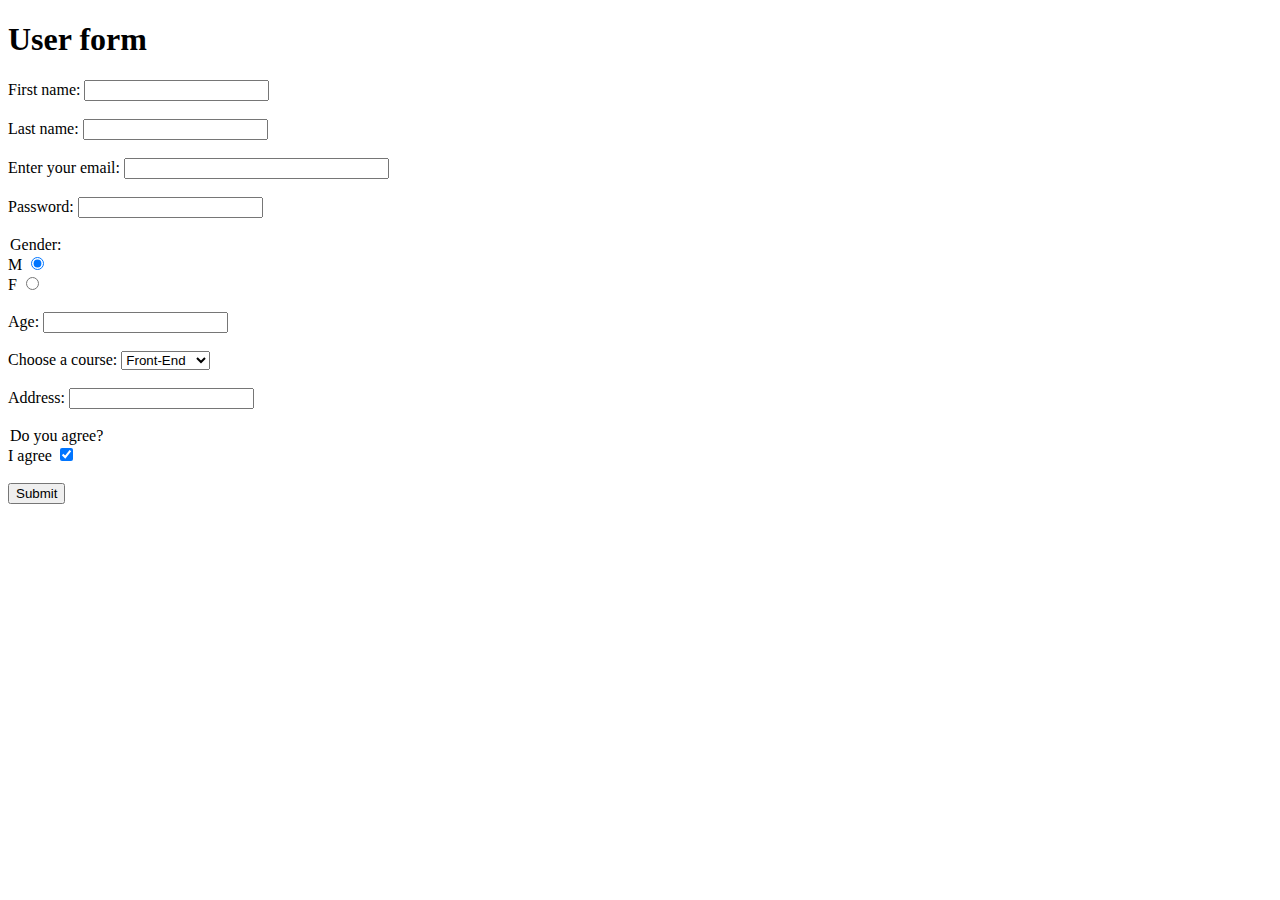
<file: form.html>
<!DOCTYPE html>
<html lang="en">
  <head>
    <meta charset="UTF-8" />
    <meta http-equiv="X-UA-Compatible" content="IE=edge" />
    <meta name="viewport" content="width=device-width, initial-scale=1.0" />
    <title>Document</title>
  </head>
  <body>
    <header>
      <h1>User form</h1>
    </header>
    <main>
      <div>
        <label for="fname">First name:</label>
        <input type="text" id="fname" name="fname" /><br /><br />
        <label for="lname">Last name:</label>
        <input type="text" id="lname" name="lname" /><br /><br />
      </div>
      <div>
        <label for="email">Enter your email:</label>
        <input type="email" id="email" size="30" required /><br /><br />
      </div>
      <div>
        <label for="pass">Password:</label>
        <input
          type="password"
          id="pass"
          name="password"
          minlength="8"
          required
        /><br /><br />
      </div>
      <div>
        <legend>Gender:</legend>

        <div>
          <label for="male">M</label>
          <input type="radio" id="male" name="gend" value="M" checked />
        </div>

        <div>
          <label for="female">F</label>
          <input type="radio" id="female" name="gend" value="F" /><br /><br />
        </div>

        <div></div>
      </div>
      <div>
        <label for="age">Age:</label>

        <input type="number" id="age" name="Age" /><br /><br />
      </div>
      <div>
        <label for="course">Choose a course:</label>

        <select name="course" id="course">
          <option value="Front-End">Front-End</option>
          <option value="Back-End">Back-End</option>
          <option value="Back-End">Back-End</option>
          <option value="QA Manual">QA Manual</option></select
        ><br /><br />
      </div>
      <div>
        <label for="addr">Address:</label>

        <input type="text" id="addr" name="addr" required /><br /><br />
      </div>
      <div>
        <legend>Do you agree?</legend>
        <label for="agree">I agree</label>
        <input type="checkbox" id="agree" name="agree" checked /><br /><br />
      </div>
      <div>
        <button type="button">Submit</button>
      </div>
    </main>
  </body>
</html>
</file>
<file: css block model/style.css>
* {
  box-sizing: border-box;
}
.conteiner {
  width: 1440px;
}
.header {
  width: 100%;
  height: 80px;
  padding-top: 26px;
}
.logo {
  display: inline;
  margin-left: 120px;
  margin-right: 200px;
  line-height: 38px;
}
.logo :first-child {
  margin-right: 12px;
}
.nav {
  display: inline;
  margin-top: 26px;
  margin-bottom: 26px;
}
.nav a {
  margin-right: 20px;
  font-size: 16px;
  font-weight: 400;
  line-height: 28px;
  color: #2f281e;
  text-decoration: none;
}
.nav .active {
  color: #ff9900;
}
.btns {
  display: inline;
  margin-left: 225px;
}
.btns :first-child {
  margin-right: 60px;
  color: black;
  background-color: white;
  border: 1px solid #bcd0e5;
}
.btns input {
  width: 110px;
  height: 50px;
  background-color: #ff9900;
  color: white;
  border: none;
  border-radius: 4px;
}
.first__screen {
  width: 1200px;
  height: 495px;
  margin: 70px 120px 30px 120px;
}
div.left__side {
  width: 500px;
  height: 301px;
  display: inline-block;
  font-size: 18px;
  font-weight: 400;
  line-height: 28px;
  color: #544837;
}
.left__side :first-child {
  font-weight: 700;
  font-size: 44px;
  line-height: 54px;
  color: #2f281e;
}
div .get__started {
  width: 180px;
  height: 50px;
  background: #ff9900;
  border-radius: 4px;
  border: none;
  font-size: 16px;
  font-weight: 700;
  color: #ffffff;
}
.image {
  float: right;
}
.image img {
  width: 498px;
  height: 438px;
}
.nav a:hover {
  color: #ff9900;
}
.features {
  width: 100%;
  height: 510px;

  display: flex;
  flex-wrap: wrap;
  justify-content: center;
  gap: 40px;
}
.features__text {
  flex-direction: row;
  width: 539px;
  height: 88px;
  font-weight: 700;
  font-size: 36px;
  line-height: 44px;
  color: #2f281e;
  align-self: start;
  text-align: center;
}
.cards {
  background-image: url("assets/images/bg.svg");
  width: 100%;
  height: 390px;
  display: flex;
  flex-wrap: wrap;
  justify-content: center;
  gap: 40px;
  padding-top: 30px;
}
.card {
  width: 270px;
  height: 175px;
}
.cards .get__started {
  margin-left: 50px;
}
.card__icon {
  width: 50px;
  height: 50px;
  align-self: flex-start;
}
.card__text {
  width: 170px;
  height: 27px;
  align-self: center;
  font-weight: 600;
  font-size: 22px;
  line-height: 27px;
  color: #2f281e;
}
.card__smalltext {
  width: 270px;
  height: 52px;
  font-weight: 500;
  font-size: 16px;
  line-height: 26px;
  color: #544837;
}
.footer {
  width: 100%;
  height: 209px;
  display: flex;
  gap: 32px;
  margin-top: 50px;
}

.footer-info {
  flex-direction: column;
  align-items: flex-start;
  height: 209px;
}
.footer__menu {
  width: 240px;
  height: 30px;
  font-weight: 700;
  font-size: 20px;
  line-height: 30px;
  color: #2f281e;
  align-content: flex-start;
  align-items: flex-start;
}
.footer__items {
  width: 133px;
  height: 26px;
  font-weight: 500;
  font-size: 16px;
  line-height: 20px;
  color: #544837;
}
.footer-form {
  width: 340px;
  height: 207px;
  display: flex;
  flex-direction: column;
  align-items: flex-start;
  width: 340px;
  height: 209px;
  justify-content: space-between;
}

input[type="text"] {
  width: 100%;
  padding: 14px 20px 14px 0px;
  margin: 0;
  box-sizing: border-box;
  width: 340px;
  height: 50px;
  border: 1px solid #bcd0e5;
  border-radius: 4px;
  justify-content: center;
  padding-top: 14px;
  color: #bcd0e5;
}
.footer__logo {
  display: inline;
  margin-top: 20px;
  margin-left: 120px;
  margin-right: 160px;
  line-height: 38px;
}
</file>
<file: css-grid/style.css>
* {
  box-sizing: border-box;
}
body {
  background: #e5e5e5;
}
.conteiner {
  width: 1440px;
  height: 5565px;
  background: #ffffff;
  padding-top: 80px;
  display: grid;
  grid-template-rows: 0.44fr 2.1fr 0.44fr 3fr 0.44fr 3.76fr 0.1fr;
  justify-items: center;

  align-items: center;
}

.gallery-name p {
  font-weight: 400;
  font-size: 36px;
  line-height: 45px;
  color: #000000;
}
.architect {
  width: 82%;
  height: 100%;
  row-gap: 30px;
  column-gap: 30px;
  display: grid;
  grid-template-columns: repeat(3, 1fr);
  grid-template-rows: repeat(3, 1fr);
  align-self: start;
}
.architect .architect__one {
  border-radius: 20px;
  grid-column-start: 1;
  background-image: url("assets/item-1-1.png");
  background-repeat: no-repeat;
  background-size: cover;
}
.architect .architect__two {
  border-radius: 20px;
  grid-column-start: 2;
  grid-column-end: 4;
  background-image: url("assets/item-1-2.png");
  background-repeat: no-repeat;
  background-size: cover;
}
.architect .architect__three {
  border-radius: 20px;
  grid-row-start: 2;
  grid-column-start: 1;
  grid-column-end: 3;
  background-image: url("assets/item-1-3.png");
  background-repeat: no-repeat;
  background-size: cover;
}
.architect .architect__four {
  border-radius: 20px;
  grid-column-start: 3;
  background-image: url("assets/item-1-4.png");
  background-repeat: no-repeat;
  background-size: cover;
}
.architect .architect__five {
  border-radius: 20px;
  grid-column-start: 1;
  grid-row-start: 3;
  background-image: url("assets/item-1-5.png");
  background-repeat: no-repeat;
  background-size: cover;
}
.architect .architect__six {
  border-radius: 20px;
  grid-column-start: 2;
  grid-column-end: 4;
  grid-row-start: 3;

  background-image: url("assets/item-1-6.png");
  background-repeat: no-repeat;
  background-size: cover;
}
.stil-life {
  width: 82%;
  height: 100%;
  row-gap: 30px;
  column-gap: 30px;
  display: grid;
  grid-template-columns: repeat(3, 1fr);
  grid-template-rows: repeat(4, 1fr);
  grid-template-areas:
    "one two two"
    "three three four"
    "three three four"
    "five five six";
  align-self: start;
}
.stil-life .stil-life__one {
  border-radius: 20px;
  grid-area: one;
  background-image: url("assets/item-2-1.png");
  background-repeat: no-repeat;
  background-size: cover;
}
.stil-life .stil-life__two {
  border-radius: 20px;
  grid-area: two;
  background-image: url("assets/item-2-2.png");
  background-repeat: no-repeat;
  background-size: cover;
}
.stil-life .stil-life__three {
  border-radius: 20px;
  grid-area: three;
  background-image: url("assets/item-2-big.png");
  background-repeat: no-repeat;
  background-size: cover;
}
.stil-life .stil-life__four {
  border-radius: 20px;
  grid-area: four;
  background-image: url("assets/item-2-portrait.png");
  background-repeat: no-repeat;
  background-size: cover;
}
.stil-life .stil-life__five {
  border-radius: 20px;
  grid-area: five;
  background-image: url("assets/item-2-5.png");
  background-repeat: no-repeat;
  background-size: cover;
}
.stil-life .stil-life__six {
  border-radius: 20px;
  grid-area: six;
  background-image: url("assets/item-2-6.png");
  background-repeat: no-repeat;
  background-size: cover;
}

.portrait-feshion {
  width: 82%;
  height: 100%;
  grid-template-columns: repeat(3, 1fr);
  grid-template-rows: repeat(5, 1fr);
  row-gap: 30px;
  column-gap: 30px;
  display: grid;
  grid-template-areas:
    "one two three"
    "four two five"
    "six seven five"
    "six eight eight"
    "nine nine ten";
  align-self: start;
}
.portrait-feshion .portrait-feshion__one {
  border-radius: 20px;
  grid-area: one;
  background-image: url("assets/item-3-1.png");
  background-repeat: no-repeat;
  background-size: cover;
}
.portrait-feshion .portrait-feshion__two {
  border-radius: 20px;
  grid-area: two;
  background-image: url("assets/item-3-2.png");
  background-repeat: no-repeat;
  background-size: cover;
}
.portrait-feshion .portrait-feshion__three {
  border-radius: 20px;
  grid-area: three;
  background-image: url("assets/item-3-3.png");
  background-repeat: no-repeat;
  background-size: cover;
}
.portrait-feshion .portrait-feshion__four {
  border-radius: 20px;
  grid-area: four;
  background-image: url("assets/item-3-4.png");
  background-repeat: no-repeat;
  background-size: cover;
}
.portrait-feshion .portrait-feshion__five {
  border-radius: 20px;
  grid-area: five;
  background-image: url("assets/item-3-5.png");
  background-repeat: no-repeat;
  background-size: cover;
}
.portrait-feshion .portrait-feshion__six {
  border-radius: 20px;
  grid-area: six;
  background-image: url("assets/item-3-6.png");
  background-repeat: no-repeat;
  background-size: cover;
}
.portrait-feshion .portrait-feshion__seven {
  border-radius: 20px;
  grid-area: seven;
  background-image: url("assets/item-3-7.png");
  background-repeat: no-repeat;
  background-size: cover;
}
.portrait-feshion .portrait-feshion__eight {
  border-radius: 20px;
  grid-area: eight;
  background-image: url("assets/item-3-8.png");
  background-repeat: no-repeat;
  background-size: cover;
}
.portrait-feshion .portrait-feshion__nine {
  border-radius: 20px;
  grid-area: nine;
  background-image: url("assets/item-3-9.png");
  background-repeat: no-repeat;
  background-size: cover;
}
.portrait-feshion .portrait-feshion__ten {
  border-radius: 20px;
  grid-area: ten;
  background-image: url("assets/item-3-10.png");
  background-repeat: no-repeat;
  background-size: cover;
}
.colour-shift:hover {
  filter: contrast(140%);
  transition: 0.2s;
  opacity: 1;
  cursor: grab;
}
.heart {
  width: 40px;
  height: 40px;
  background: #e0e0e0;
  border-radius: 8px;
  float: left;
  margin: 20px;
  border: none;
  opacity: 0;
}
.download {
  width: 40px;
  height: 40px;
  background: #e0e0e0;
  border-radius: 8px;
  float: right;
  margin: 20px;
  border: none;
  opacity: 0;
}
.colour-shift:hover > button {
  opacity: 1;
}
</file>
<file: css-selectors/style.css>
header {
  background-color: #4a4f56;
  width: 793px;
  height: 82px;
}
header p:nth-child(odd) {
  font-size: 24px;
  font-weight: 700;
  line-height: 28.13px;
  color: #ff8984;
  margin-left: 247px;
  margin-top: 19px;
}
header p:nth-child(even) {
  font-size: 16px;
  font-weight: 400;
  line-height: 19px;
  color: #ff8984;
  margin-left: 316px;
  margin-top: 21px;
}
.container {
  background-color: #3b3f45;
  width: 793px;
  height: 507px;
  margin-top: 0px;
  padding-top: 32px;
}
div.container > div {
  width: 534px;
  height: 33px;
  margin-left: 129px;
  padding-top: 16px;
  padding-left: 12px;
}
div.list:nth-child(odd) {
  background-color: #88839e;
}
.container div:nth-child(even) {
  background-color: #7a7593;
}

div .list:hover {
  background-color: #625e77;
  border-top: 2px solid white;
  border-bottom: 2px solid white;
}
div.list:active {
  background-color: #ff8984;
}

div.last {
  width: 534px;
  height: 33px;
  left: 129px;
  margin-top: 45px;
  background-color: #4a4f56;
  color: #ff8984;
  text-align: center;
}
span {
  display: inline-block;
}

input[type="checkbox"] + label > span {
  display: inline;
  padding-left: 16px;
}
input[type="checkbox"] {
  display: inline;

  width: 19px;
  height: 19px;

  vertical-align: middle;
}
input[type="checkbox"]:checked + label > span {
  text-decoration: line-through;
  text-decoration-color: #ffffff;
}
.label__text {
  font-size: 18px;
  font-weight: 400;
  color: #ffffff;
}
.brackets__text {
  font-size: 11px;
  font-weight: 400;
  line-height: 21px;
  color: #ffffff;
}
.brackets__text::before {
  content: "(";
}
.brackets__text::after {
  content: ")";
}
</file>
<file: styles/denis.css>
.navconteiner {
  width: 1440px;
  height: 80px;
}
nav {
  width: 496px;
  line-height: 50px;
  margin-left: 472px;
}
a {
  text-align: center;
  text-decoration: none;
  color: #070707;
  font-size: 18px;
  font-weight: 400;
}
.menu {
  margin-right: 40px;
}
.firstsection {
  width: 970px;
  padding-left: 235px;
  height: 467px;
  font-size: 48px;
  font-weight: 700;
  line-height: 65.37px;
}
.denisphoto {
  width: 970px;
  height: 387px;
}
.secondsection {
  width: 520px;
  height: 360px;
  padding-left: 460px;
  padding-right: 460px;
  background: #f6f6f6;
  font-size: 18px;
  font-weight: 400px;
  text-align: center;
}
.about {
  font-size: 34px;
  font-weight: 700px;
  line-height: 46.3px;
}
.thirdsection {
  width: 970px;
  height: 564px;
  padding-top: 100px;
  padding-left: 235px;
  font-size: 18px;
  font-weight: 400;
  text-align: center;
}

.ps {
  display: inline-block;
  padding-right: 60px;
}
.fourthsection {
  width: 1440px;
  height: 2268px;
  background-color: #f6f6f6;
  padding-top: 100px;
  text-align: center;
}
.portfoliotext {
  font-size: 18px;
  font-weight: 400px;
  line-height: 24.51px;

  text-align: center;
}
.fifthsection {
  width: 1440px;
  height: 600px;
  text-align: center;
  padding-top: 100px;
  font-size: 18px;
  font-weight: 400;
  text-align: center;
}
.btn {
  margin-top: 60px;
  margin-bottom: 40px;
  width: 180px;
  height: 44px;
  border-radius: 22px;
  background-color: #070707;
  align-items: center;
  padding: 0px 16px;
  font-weight: 700;
  font-size: 18px;
  line-height: 25px;
  text-align: center;
  color: #ffffff;
}
.likeme {
  font-size: 14px;
  font-weight: 400;

  line-height: 19px;
  text-align: center;

  color: #828282;
}
</file>
